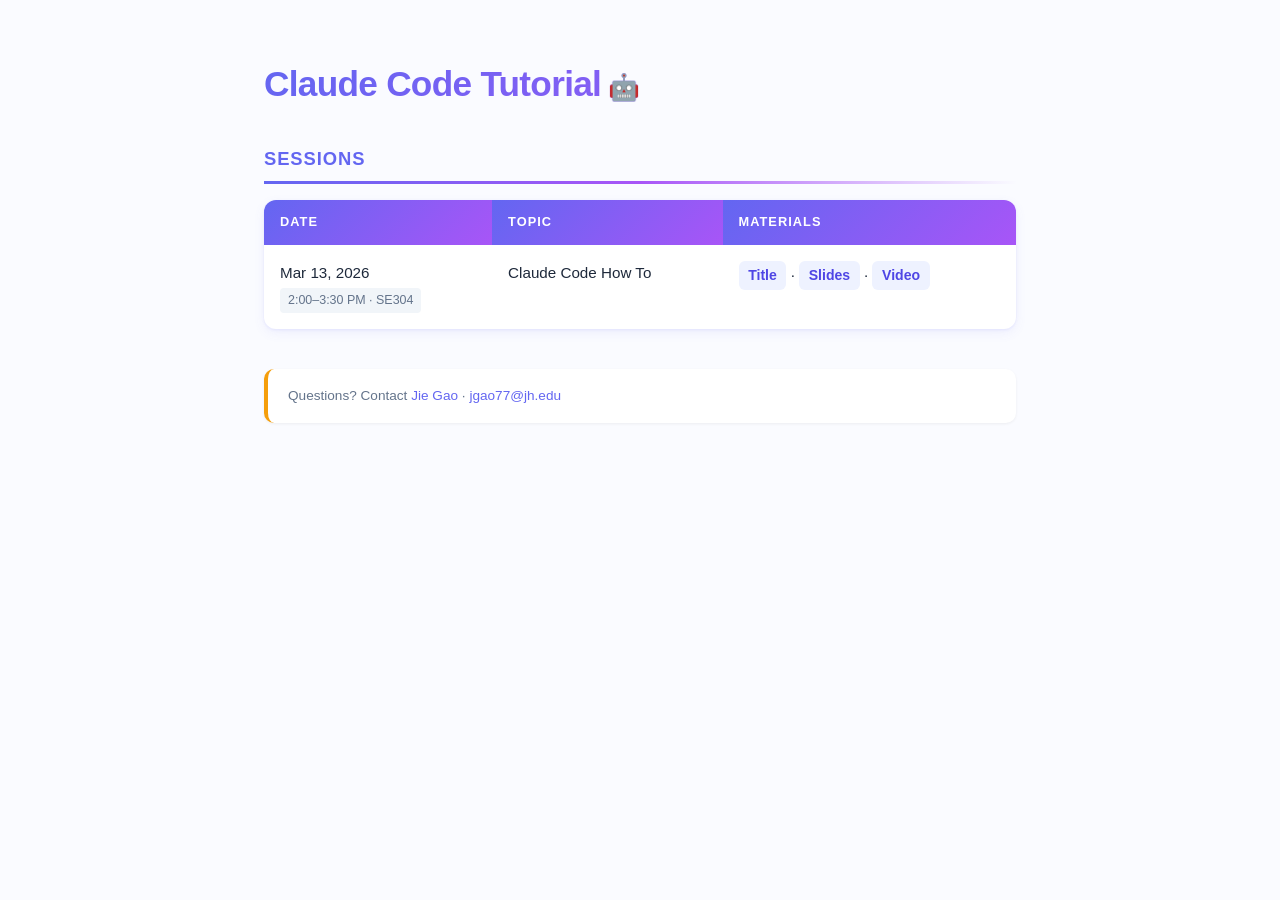
<file: index.html>
<!DOCTYPE html>
<html lang="en">
<head>
  <meta charset="UTF-8" />
  <meta name="viewport" content="width=device-width, initial-scale=1.0" />
  <title>Claude Code Tutorial</title>
  <link rel="stylesheet" href="style.css" />
</head>
<body>
  <main class="container">
    <h1>Claude Code Tutorial</h1>

    <h2>Sessions</h2>

    <table class="session-list">
      <thead>
        <tr>
          <th>Date</th>
          <th>Topic</th>
          <th>Materials</th>
        </tr>
      </thead>
      <tbody>
        <tr>
          <td>Mar 13, 2026<br><span class="meta">2:00–3:30 PM · SE304</span></td>
          <td>Claude Code How To</td>
          <td>
            <a href="#">Title</a> ·
            <a href="https://docs.google.com/presentation/d/1sKNGEJwk3KY4oUQbVbDXfdtdZsdJNdOauhg2lkzM6ww/edit?usp=sharing" target="_blank" rel="noopener">Slides</a> ·
            <a href="https://drive.google.com/drive/folders/1hD_gBnYJRdaB7vMfy2rJ_Ulgg8oHwI25?usp=sharing" target="_blank" rel="noopener">Video</a>
          </td>
        </tr>
        <!-- Add more sessions here:
        <tr>
          <td>Apr XX, 2026<br><span class="meta">Time · Location</span></td>
          <td>Session Title</td>
          <td>
            <a href="#">Title</a> ·
            <a href="#">Slides</a> ·
            <a href="#">Video</a>
          </td>
        </tr>
        -->
      </tbody>
    </table>

    <p class="contact">Questions? Contact <a href="https://gaojie058.github.io/" target="_blank" rel="noopener">Jie Gao</a> · <a href="mailto:jgao77@jh.edu">jgao77@jh.edu</a></p>
  </main>
</body>
</html>
</file>
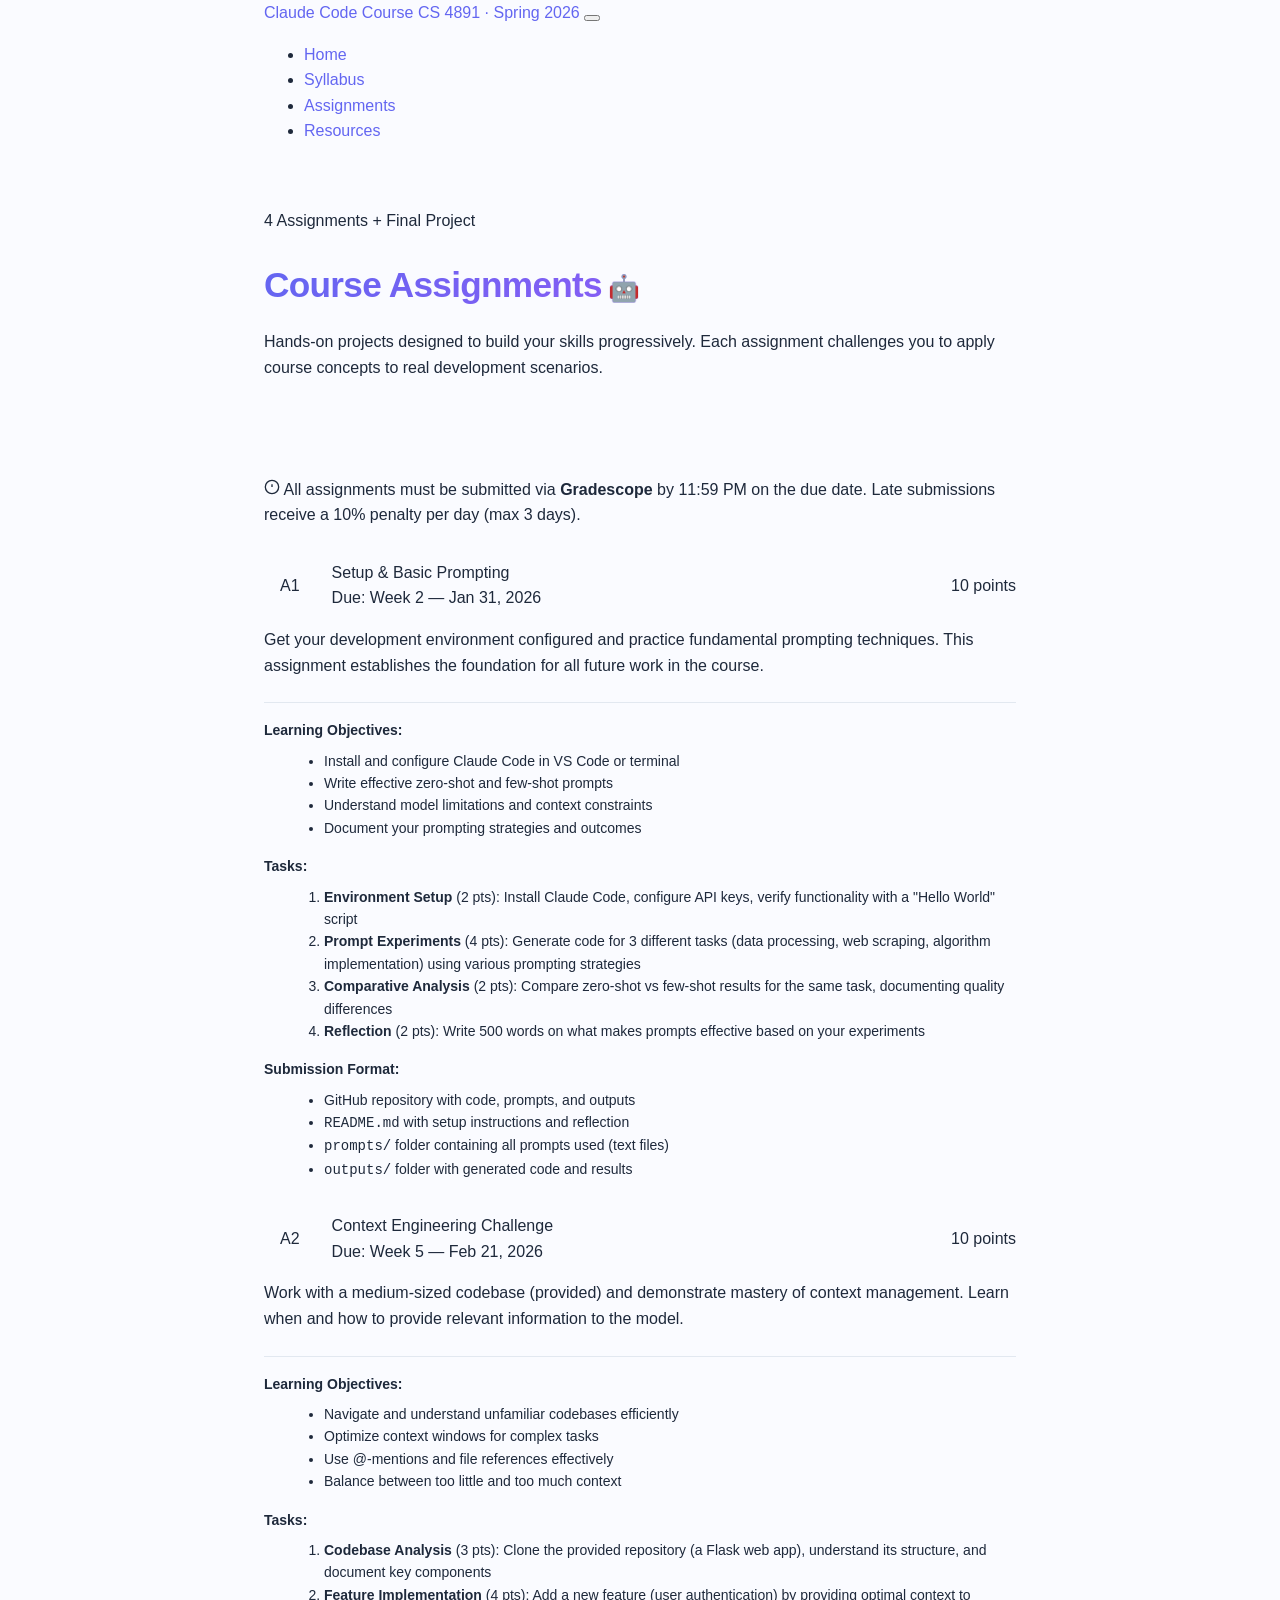
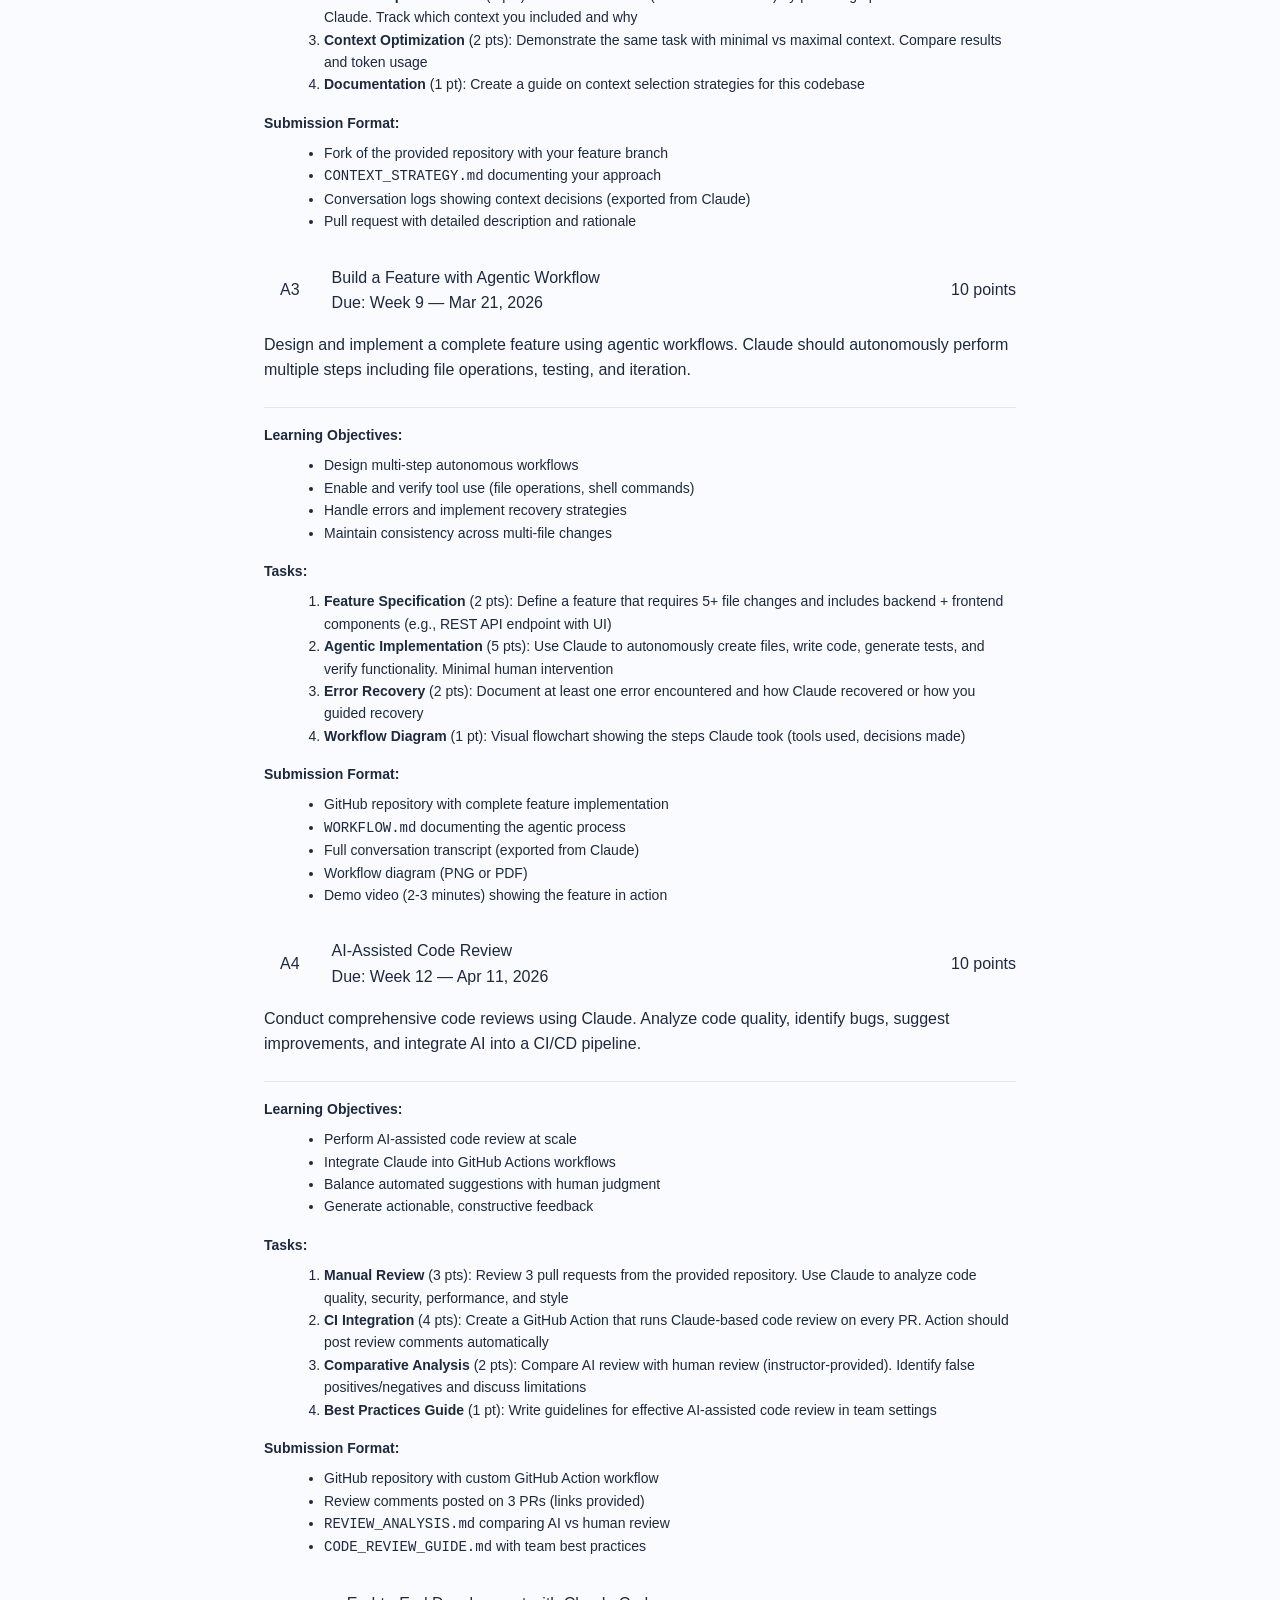
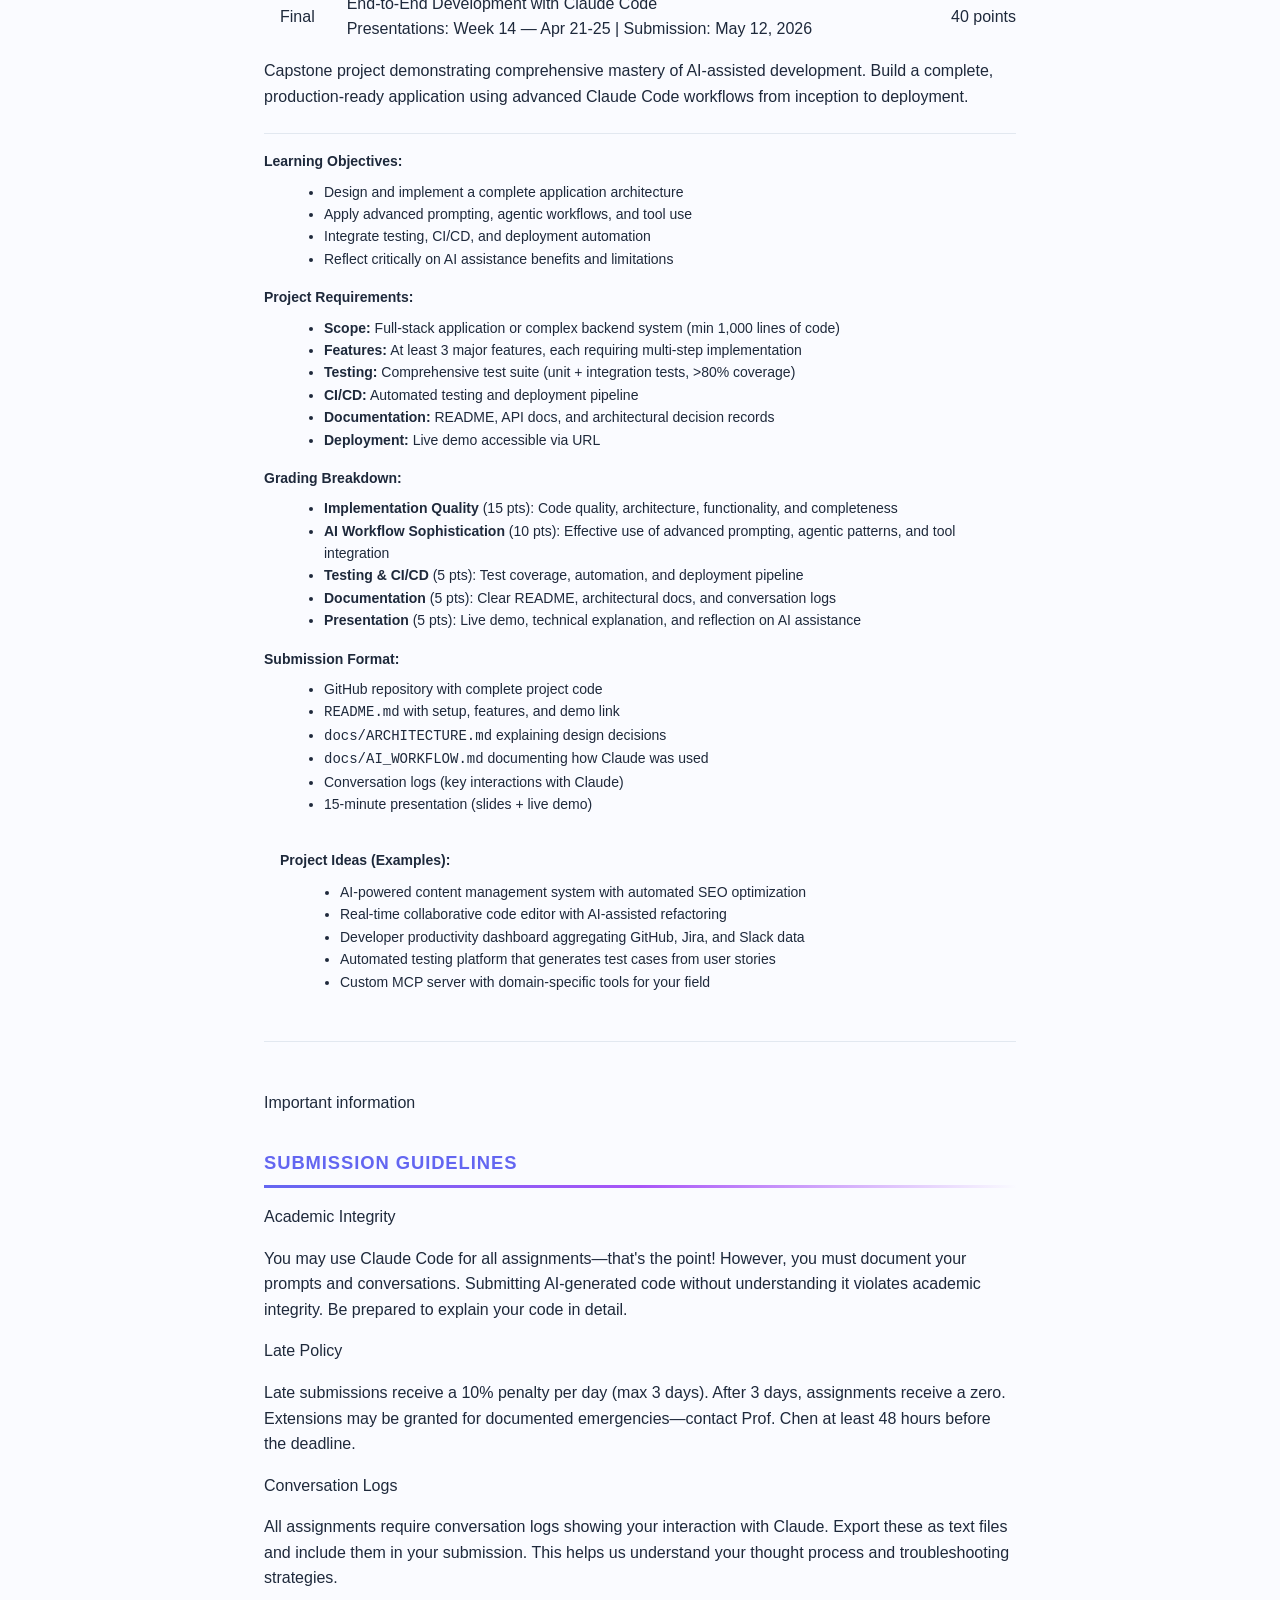
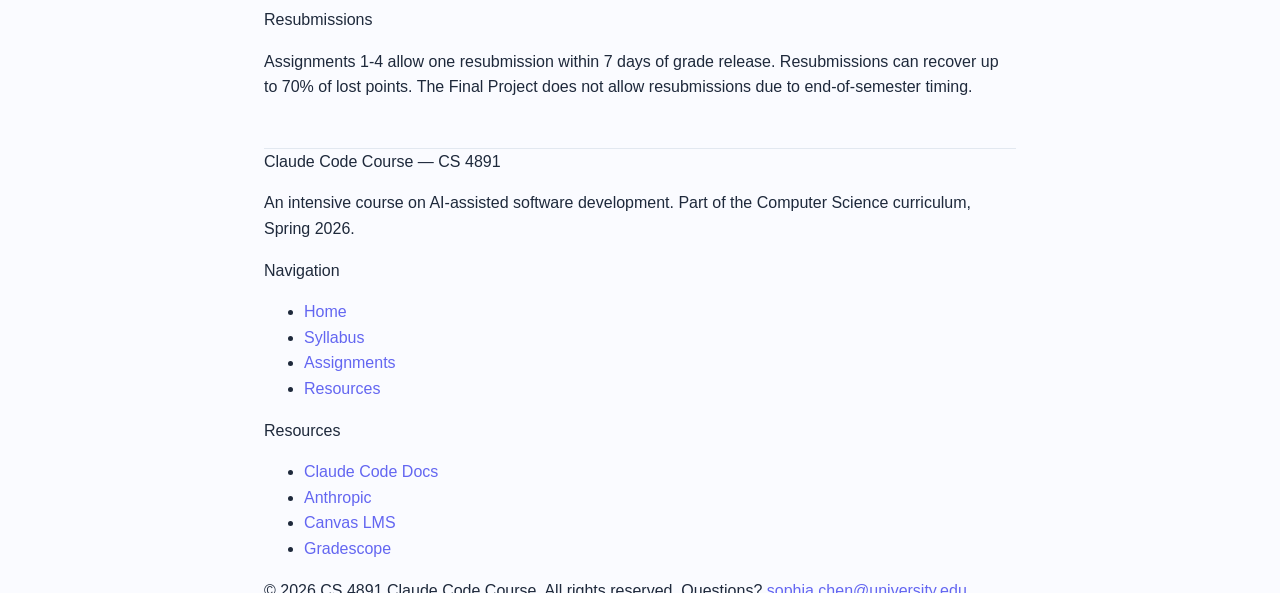
<file: assignments.html>
<!DOCTYPE html>
<html lang="en">
<head>
  <meta charset="UTF-8" />
  <meta name="viewport" content="width=device-width, initial-scale=1.0" />
  <title>Assignments — CS 4891 Claude Code Course</title>
  <meta name="description" content="Course assignments for CS 4891 covering prompt engineering, agentic workflows, and AI-assisted development projects." />
  <link rel="stylesheet" href="style.css" />
  <link rel="icon" href="data:image/svg+xml,<svg xmlns='http://www.w3.org/2000/svg' viewBox='0 0 100 100'><text y='.9em' font-size='90'>🎓</text></svg>" />
</head>
<body>

<!-- ── Navigation ──────────────────────────────────────── -->
<nav class="navbar" aria-label="Main navigation">
  <div class="navbar__inner">
    <a href="index.html" class="navbar__brand" aria-label="Course home">
      <span class="navbar__brand-title">Claude Code Course</span>
      <span class="navbar__brand-sub">CS 4891 · Spring 2026</span>
    </a>
    <button class="navbar__toggle" aria-label="Toggle navigation" onclick="document.querySelector('.navbar__nav').classList.toggle('open')">
      <span></span><span></span><span></span>
    </button>
    <ul class="navbar__nav" id="main-nav">
      <li><a href="index.html">Home</a></li>
      <li><a href="syllabus.html">Syllabus</a></li>
      <li><a href="assignments.html" class="active">Assignments</a></li>
      <li><a href="resources.html">Resources</a></li>
    </ul>
  </div>
</nav>

<!-- ── Hero ────────────────────────────────────────────── -->
<header class="hero" role="banner" style="padding:3rem 0;">
  <div class="hero__inner">
    <div>
      <div class="hero__badge">4 Assignments + Final Project</div>
      <h1>Course Assignments</h1>
      <p class="hero__subtitle">
        Hands-on projects designed to build your skills progressively. Each assignment challenges you to apply course concepts to real development scenarios.
      </p>
    </div>
  </div>
</header>

<!-- ── Main content ─────────────────────────────────────── -->
<main id="main-content">

  <section class="section container">
    <div class="alert alert--info" role="note">
      <svg width="16" height="16" viewBox="0 0 24 24" fill="none" stroke="currentColor" stroke-width="2" style="flex-shrink:0;margin-top:1px"><circle cx="12" cy="12" r="10"/><line x1="12" y1="8" x2="12" y2="12"/><line x1="12" y1="16" x2="12.01" y2="16"/></svg>
      <span>All assignments must be submitted via <strong>Gradescope</strong> by 11:59 PM on the due date. Late submissions receive a 10% penalty per day (max 3 days).</span>
    </div>

    <!-- Assignment 1 -->
    <div class="card" style="margin-top:2rem;">
      <div style="display:flex;align-items:center;justify-content:space-between;margin-bottom:1rem;">
        <div style="display:flex;align-items:center;gap:1rem;">
          <span class="tag tag--blue" style="font-size:1rem;padding:.5rem 1rem;">A1</span>
          <div>
            <div class="card__title">Setup & Basic Prompting</div>
            <div class="card__label">Due: Week 2 — Jan 31, 2026</div>
          </div>
        </div>
        <span class="tag tag--gray">10 points</span>
      </div>
      <p class="card__body" style="margin-bottom:1.5rem;">
        Get your development environment configured and practice fundamental prompting techniques. This assignment establishes the foundation for all future work in the course.
      </p>
      
      <div style="padding-top:1rem;border-top:1px solid var(--border);">
        <strong style="font-size:.875rem;color:var(--navy);display:block;margin-bottom:.5rem;">Learning Objectives:</strong>
        <ul style="margin:0 0 1rem 1.25rem;font-size:.875rem;line-height:1.6;">
          <li>Install and configure Claude Code in VS Code or terminal</li>
          <li>Write effective zero-shot and few-shot prompts</li>
          <li>Understand model limitations and context constraints</li>
          <li>Document your prompting strategies and outcomes</li>
        </ul>

        <strong style="font-size:.875rem;color:var(--navy);display:block;margin-bottom:.5rem;">Tasks:</strong>
        <ol style="margin:0 0 1rem 1.25rem;font-size:.875rem;line-height:1.6;">
          <li><strong>Environment Setup</strong> (2 pts): Install Claude Code, configure API keys, verify functionality with a "Hello World" script</li>
          <li><strong>Prompt Experiments</strong> (4 pts): Generate code for 3 different tasks (data processing, web scraping, algorithm implementation) using various prompting strategies</li>
          <li><strong>Comparative Analysis</strong> (2 pts): Compare zero-shot vs few-shot results for the same task, documenting quality differences</li>
          <li><strong>Reflection</strong> (2 pts): Write 500 words on what makes prompts effective based on your experiments</li>
        </ol>

        <strong style="font-size:.875rem;color:var(--navy);display:block;margin-bottom:.5rem;">Submission Format:</strong>
        <ul style="margin:0 0 0 1.25rem;font-size:.875rem;line-height:1.6;">
          <li>GitHub repository with code, prompts, and outputs</li>
          <li><code>README.md</code> with setup instructions and reflection</li>
          <li><code>prompts/</code> folder containing all prompts used (text files)</li>
          <li><code>outputs/</code> folder with generated code and results</li>
        </ul>
      </div>
    </div>

    <!-- Assignment 2 -->
    <div class="card" style="margin-top:2rem;">
      <div style="display:flex;align-items:center;justify-content:space-between;margin-bottom:1rem;">
        <div style="display:flex;align-items:center;gap:1rem;">
          <span class="tag tag--blue" style="font-size:1rem;padding:.5rem 1rem;">A2</span>
          <div>
            <div class="card__title">Context Engineering Challenge</div>
            <div class="card__label">Due: Week 5 — Feb 21, 2026</div>
          </div>
        </div>
        <span class="tag tag--gray">10 points</span>
      </div>
      <p class="card__body" style="margin-bottom:1.5rem;">
        Work with a medium-sized codebase (provided) and demonstrate mastery of context management. Learn when and how to provide relevant information to the model.
      </p>
      
      <div style="padding-top:1rem;border-top:1px solid var(--border);">
        <strong style="font-size:.875rem;color:var(--navy);display:block;margin-bottom:.5rem;">Learning Objectives:</strong>
        <ul style="margin:0 0 1rem 1.25rem;font-size:.875rem;line-height:1.6;">
          <li>Navigate and understand unfamiliar codebases efficiently</li>
          <li>Optimize context windows for complex tasks</li>
          <li>Use @-mentions and file references effectively</li>
          <li>Balance between too little and too much context</li>
        </ul>

        <strong style="font-size:.875rem;color:var(--navy);display:block;margin-bottom:.5rem;">Tasks:</strong>
        <ol style="margin:0 0 1rem 1.25rem;font-size:.875rem;line-height:1.6;">
          <li><strong>Codebase Analysis</strong> (3 pts): Clone the provided repository (a Flask web app), understand its structure, and document key components</li>
          <li><strong>Feature Implementation</strong> (4 pts): Add a new feature (user authentication) by providing optimal context to Claude. Track which context you included and why</li>
          <li><strong>Context Optimization</strong> (2 pts): Demonstrate the same task with minimal vs maximal context. Compare results and token usage</li>
          <li><strong>Documentation</strong> (1 pt): Create a guide on context selection strategies for this codebase</li>
        </ol>

        <strong style="font-size:.875rem;color:var(--navy);display:block;margin-bottom:.5rem;">Submission Format:</strong>
        <ul style="margin:0 0 0 1.25rem;font-size:.875rem;line-height:1.6;">
          <li>Fork of the provided repository with your feature branch</li>
          <li><code>CONTEXT_STRATEGY.md</code> documenting your approach</li>
          <li>Conversation logs showing context decisions (exported from Claude)</li>
          <li>Pull request with detailed description and rationale</li>
        </ul>
      </div>
    </div>

    <!-- Assignment 3 -->
    <div class="card" style="margin-top:2rem;">
      <div style="display:flex;align-items:center;justify-content:space-between;margin-bottom:1rem;">
        <div style="display:flex;align-items:center;gap:1rem;">
          <span class="tag tag--blue" style="font-size:1rem;padding:.5rem 1rem;">A3</span>
          <div>
            <div class="card__title">Build a Feature with Agentic Workflow</div>
            <div class="card__label">Due: Week 9 — Mar 21, 2026</div>
          </div>
        </div>
        <span class="tag tag--gray">10 points</span>
      </div>
      <p class="card__body" style="margin-bottom:1.5rem;">
        Design and implement a complete feature using agentic workflows. Claude should autonomously perform multiple steps including file operations, testing, and iteration.
      </p>
      
      <div style="padding-top:1rem;border-top:1px solid var(--border);">
        <strong style="font-size:.875rem;color:var(--navy);display:block;margin-bottom:.5rem;">Learning Objectives:</strong>
        <ul style="margin:0 0 1rem 1.25rem;font-size:.875rem;line-height:1.6;">
          <li>Design multi-step autonomous workflows</li>
          <li>Enable and verify tool use (file operations, shell commands)</li>
          <li>Handle errors and implement recovery strategies</li>
          <li>Maintain consistency across multi-file changes</li>
        </ul>

        <strong style="font-size:.875rem;color:var(--navy);display:block;margin-bottom:.5rem;">Tasks:</strong>
        <ol style="margin:0 0 1rem 1.25rem;font-size:.875rem;line-height:1.6;">
          <li><strong>Feature Specification</strong> (2 pts): Define a feature that requires 5+ file changes and includes backend + frontend components (e.g., REST API endpoint with UI)</li>
          <li><strong>Agentic Implementation</strong> (5 pts): Use Claude to autonomously create files, write code, generate tests, and verify functionality. Minimal human intervention</li>
          <li><strong>Error Recovery</strong> (2 pts): Document at least one error encountered and how Claude recovered or how you guided recovery</li>
          <li><strong>Workflow Diagram</strong> (1 pt): Visual flowchart showing the steps Claude took (tools used, decisions made)</li>
        </ol>

        <strong style="font-size:.875rem;color:val(--navy);display:block;margin-bottom:.5rem;">Submission Format:</strong>
        <ul style="margin:0 0 0 1.25rem;font-size:.875rem;line-height:1.6;">
          <li>GitHub repository with complete feature implementation</li>
          <li><code>WORKFLOW.md</code> documenting the agentic process</li>
          <li>Full conversation transcript (exported from Claude)</li>
          <li>Workflow diagram (PNG or PDF)</li>
          <li>Demo video (2-3 minutes) showing the feature in action</li>
        </ul>
      </div>
    </div>

    <!-- Assignment 4 -->
    <div class="card" style="margin-top:2rem;">
      <div style="display:flex;align-items:center;justify-content:space-between;margin-bottom:1rem;">
        <div style="display:flex;align-items:center;gap:1rem;">
          <span class="tag tag--blue" style="font-size:1rem;padding:.5rem 1rem;">A4</span>
          <div>
            <div class="card__title">AI-Assisted Code Review</div>
            <div class="card__label">Due: Week 12 — Apr 11, 2026</div>
          </div>
        </div>
        <span class="tag tag--gray">10 points</span>
      </div>
      <p class="card__body" style="margin-bottom:1.5rem;">
        Conduct comprehensive code reviews using Claude. Analyze code quality, identify bugs, suggest improvements, and integrate AI into a CI/CD pipeline.
      </p>
      
      <div style="padding-top:1rem;border-top:1px solid var(--border);">
        <strong style="font-size:.875rem;color:var(--navy);display:block;margin-bottom:.5rem;">Learning Objectives:</strong>
        <ul style="margin:0 0 1rem 1.25rem;font-size:.875rem;line-height:1.6;">
          <li>Perform AI-assisted code review at scale</li>
          <li>Integrate Claude into GitHub Actions workflows</li>
          <li>Balance automated suggestions with human judgment</li>
          <li>Generate actionable, constructive feedback</li>
        </ul>

        <strong style="font-size:.875rem;color:var(--navy);display:block;margin-bottom:.5rem;">Tasks:</strong>
        <ol style="margin:0 0 1rem 1.25rem;font-size:.875rem;line-height:1.6;">
          <li><strong>Manual Review</strong> (3 pts): Review 3 pull requests from the provided repository. Use Claude to analyze code quality, security, performance, and style</li>
          <li><strong>CI Integration</strong> (4 pts): Create a GitHub Action that runs Claude-based code review on every PR. Action should post review comments automatically</li>
          <li><strong>Comparative Analysis</strong> (2 pts): Compare AI review with human review (instructor-provided). Identify false positives/negatives and discuss limitations</li>
          <li><strong>Best Practices Guide</strong> (1 pt): Write guidelines for effective AI-assisted code review in team settings</li>
        </ol>

        <strong style="font-size:.875rem;color:var(--navy);display:block;margin-bottom:.5rem;">Submission Format:</strong>
        <ul style="margin:0 0 0 1.25rem;font-size:.875rem;line-height:1.6;">
          <li>GitHub repository with custom GitHub Action workflow</li>
          <li>Review comments posted on 3 PRs (links provided)</li>
          <li><code>REVIEW_ANALYSIS.md</code> comparing AI vs human review</li>
          <li><code>CODE_REVIEW_GUIDE.md</code> with team best practices</li>
        </ul>
      </div>
    </div>

    <!-- Final Project -->
    <div class="card" style="margin-top:2rem;border:2px solid var(--gold);">
      <div style="display:flex;align-items:center;justify-content:space-between;margin-bottom:1rem;">
        <div style="display:flex;align-items:center;gap:1rem;">
          <span class="tag tag--gold" style="font-size:1rem;padding:.5rem 1rem;">Final</span>
          <div>
            <div class="card__title">End-to-End Development with Claude Code</div>
            <div class="card__label">Presentations: Week 14 — Apr 21-25 | Submission: May 12, 2026</div>
          </div>
        </div>
        <span class="tag tag--gold">40 points</span>
      </div>
      <p class="card__body" style="margin-bottom:1.5rem;">
        Capstone project demonstrating comprehensive mastery of AI-assisted development. Build a complete, production-ready application using advanced Claude Code workflows from inception to deployment.
      </p>
      
      <div style="padding-top:1rem;border-top:1px solid var(--border);">
        <strong style="font-size:.875rem;color:var(--navy);display:block;margin-bottom:.5rem;">Learning Objectives:</strong>
        <ul style="margin:0 0 1rem 1.25rem;font-size:.875rem;line-height:1.6;">
          <li>Design and implement a complete application architecture</li>
          <li>Apply advanced prompting, agentic workflows, and tool use</li>
          <li>Integrate testing, CI/CD, and deployment automation</li>
          <li>Reflect critically on AI assistance benefits and limitations</li>
        </ul>

        <strong style="font-size:.875rem;color:var(--navy);display:block;margin-bottom:.5rem;">Project Requirements:</strong>
        <ul style="margin:0 0 1rem 1.25rem;font-size:.875rem;line-height:1.6;">
          <li><strong>Scope:</strong> Full-stack application or complex backend system (min 1,000 lines of code)</li>
          <li><strong>Features:</strong> At least 3 major features, each requiring multi-step implementation</li>
          <li><strong>Testing:</strong> Comprehensive test suite (unit + integration tests, &gt;80% coverage)</li>
          <li><strong>CI/CD:</strong> Automated testing and deployment pipeline</li>
          <li><strong>Documentation:</strong> README, API docs, and architectural decision records</li>
          <li><strong>Deployment:</strong> Live demo accessible via URL</li>
        </ul>

        <strong style="font-size:.875rem;color:var(--navy);display:block;margin-bottom:.5rem;">Grading Breakdown:</strong>
        <ul style="margin:0 0 1rem 1.25rem;font-size:.875rem;line-height:1.6;">
          <li><strong>Implementation Quality</strong> (15 pts): Code quality, architecture, functionality, and completeness</li>
          <li><strong>AI Workflow Sophistication</strong> (10 pts): Effective use of advanced prompting, agentic patterns, and tool integration</li>
          <li><strong>Testing & CI/CD</strong> (5 pts): Test coverage, automation, and deployment pipeline</li>
          <li><strong>Documentation</strong> (5 pts): Clear README, architectural docs, and conversation logs</li>
          <li><strong>Presentation</strong> (5 pts): Live demo, technical explanation, and reflection on AI assistance</li>
        </ul>

        <strong style="font-size:.875rem;color:var(--navy);display:block;margin-bottom:.5rem;">Submission Format:</strong>
        <ul style="margin:0 0 0 1.25rem;font-size:.875rem;line-height:1.6;">
          <li>GitHub repository with complete project code</li>
          <li><code>README.md</code> with setup, features, and demo link</li>
          <li><code>docs/ARCHITECTURE.md</code> explaining design decisions</li>
          <li><code>docs/AI_WORKFLOW.md</code> documenting how Claude was used</li>
          <li>Conversation logs (key interactions with Claude)</li>
          <li>15-minute presentation (slides + live demo)</li>
        </ul>

        <div style="margin-top:1rem;padding:1rem;background:var(--bg);border-radius:var(--radius-md);border-left:3px solid var(--gold);">
          <strong style="font-size:.875rem;color:var(--gold);">Project Ideas (Examples):</strong>
          <ul style="margin:.5rem 0 0 1.25rem;font-size:.875rem;line-height:1.6;">
            <li>AI-powered content management system with automated SEO optimization</li>
            <li>Real-time collaborative code editor with AI-assisted refactoring</li>
            <li>Developer productivity dashboard aggregating GitHub, Jira, and Slack data</li>
            <li>Automated testing platform that generates test cases from user stories</li>
            <li>Custom MCP server with domain-specific tools for your field</li>
          </ul>
        </div>
      </div>
    </div>

  </section>

  <!-- Submission Guidelines -->
  <section class="section" style="background:var(--white);border-top:1px solid var(--border);border-bottom:1px solid var(--border);">
    <div class="container">
      <div class="section-header">
        <p class="section-header__eyebrow">Important information</p>
        <h2>Submission Guidelines</h2>
        <div class="divider"></div>
      </div>
      <div class="grid-2" style="gap:1.5rem;">
        <div class="card">
          <div class="card__title">Academic Integrity</div>
          <p class="card__body">
            You may use Claude Code for all assignments—that's the point! However, you must document your prompts and conversations. Submitting AI-generated code without understanding it violates academic integrity. Be prepared to explain your code in detail.
          </p>
        </div>
        <div class="card">
          <div class="card__title">Late Policy</div>
          <p class="card__body">
            Late submissions receive a 10% penalty per day (max 3 days). After 3 days, assignments receive a zero. Extensions may be granted for documented emergencies—contact Prof. Chen at least 48 hours before the deadline.
          </p>
        </div>
        <div class="card">
          <div class="card__title">Conversation Logs</div>
          <p class="card__body">
            All assignments require conversation logs showing your interaction with Claude. Export these as text files and include them in your submission. This helps us understand your thought process and troubleshooting strategies.
          </p>
        </div>
        <div class="card">
          <div class="card__title">Resubmissions</div>
          <p class="card__body">
            Assignments 1-4 allow one resubmission within 7 days of grade release. Resubmissions can recover up to 70% of lost points. The Final Project does not allow resubmissions due to end-of-semester timing.
          </p>
        </div>
      </div>
    </div>
  </section>

</main>

<!-- ── Footer ───────────────────────────────────────────── -->
<footer class="footer" aria-label="Site footer">
  <div class="footer__inner">
    <div class="footer__grid">
      <div>
        <div class="footer__brand">Claude Code Course — CS 4891</div>
        <p class="footer__tagline">An intensive course on AI-assisted software development. Part of the Computer Science curriculum, Spring 2026.</p>
      </div>
      <div>
        <div class="footer__heading">Navigation</div>
        <ul class="footer__links">
          <li><a href="index.html">Home</a></li>
          <li><a href="syllabus.html">Syllabus</a></li>
          <li><a href="assignments.html">Assignments</a></li>
          <li><a href="resources.html">Resources</a></li>
        </ul>
      </div>
      <div>
        <div class="footer__heading">Resources</div>
        <ul class="footer__links">
          <li><a href="https://docs.anthropic.com/en/docs/claude-code/overview" target="_blank" rel="noopener">Claude Code Docs</a></li>
          <li><a href="https://www.anthropic.com" target="_blank" rel="noopener">Anthropic</a></li>
          <li><a href="#" target="_blank" rel="noopener">Canvas LMS</a></li>
          <li><a href="#" target="_blank" rel="noopener">Gradescope</a></li>
        </ul>
      </div>
    </div>
    <div class="footer__bottom">
      <span>© 2026 CS 4891 Claude Code Course. All rights reserved.</span>
      <span>Questions? <a href="mailto:sophia.chen@university.edu">sophia.chen@university.edu</a></span>
    </div>
  </div>
</footer>

</body>
</html>
</file>
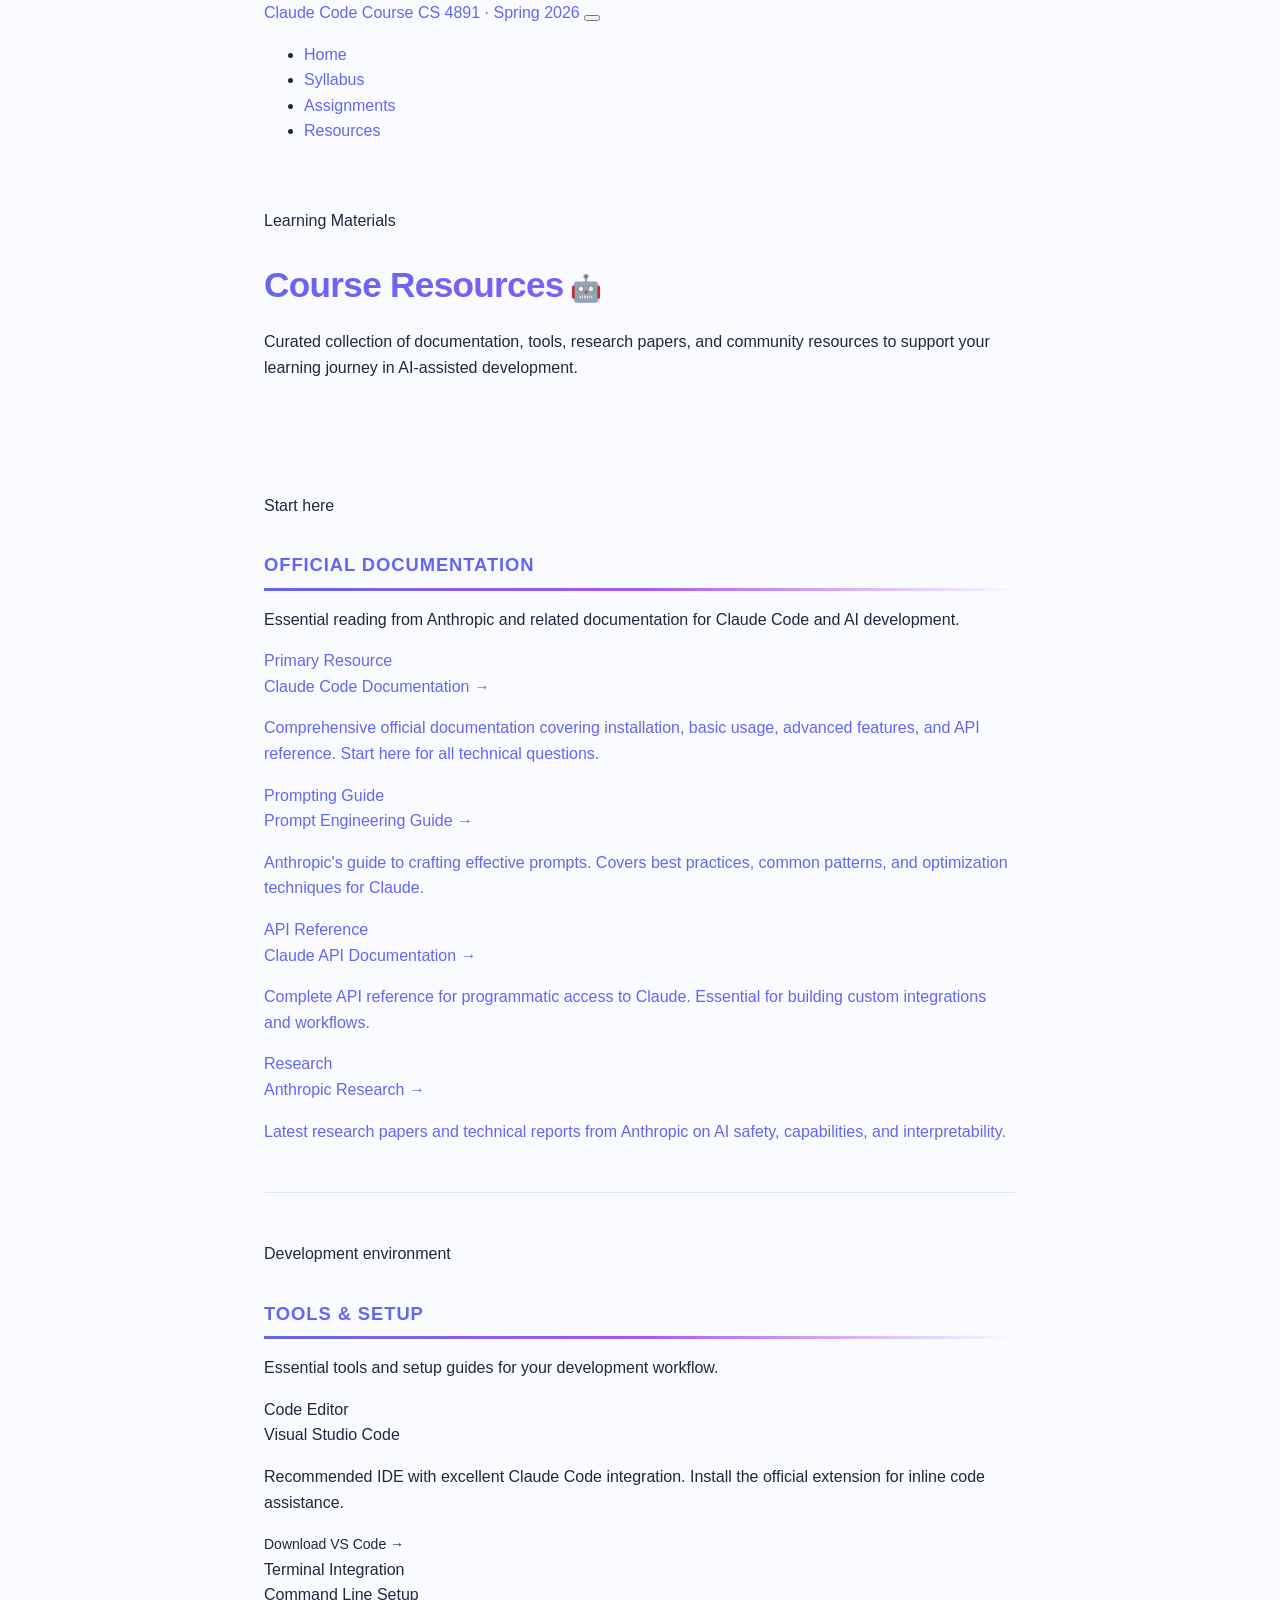
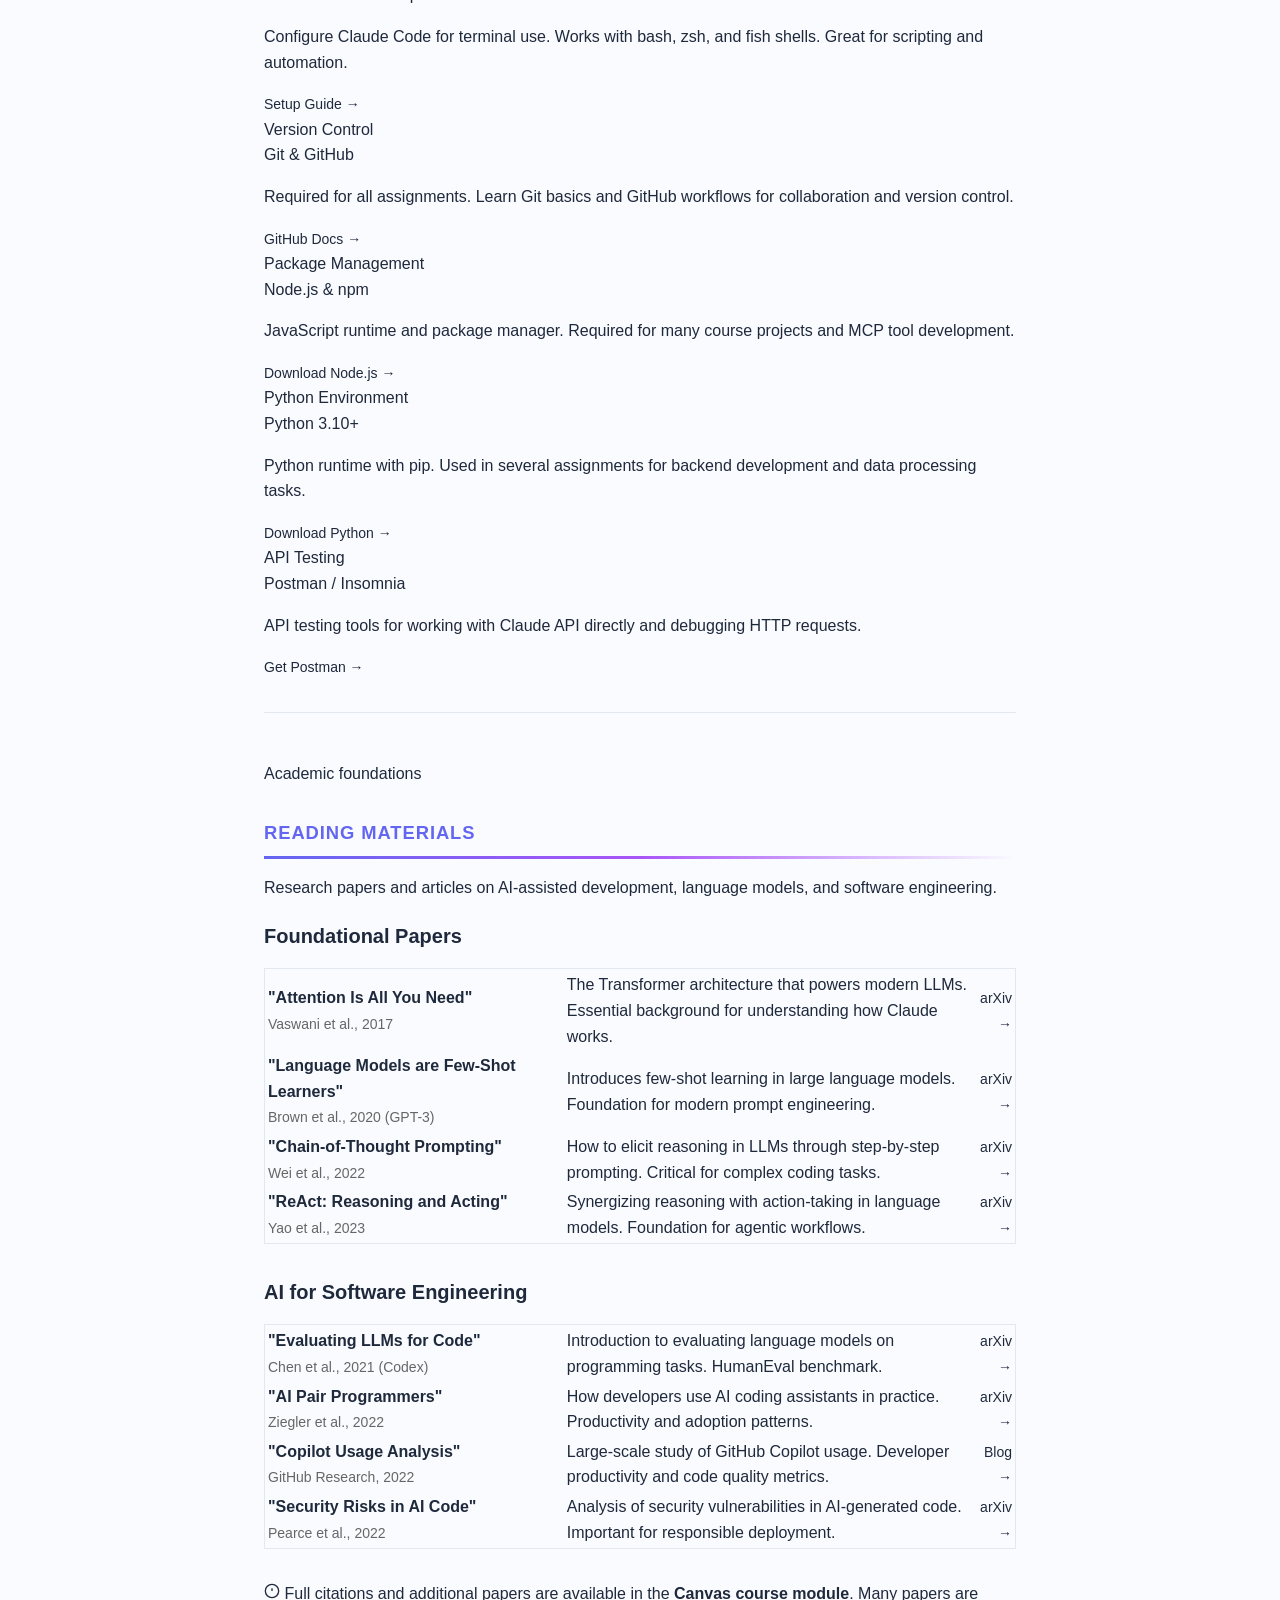
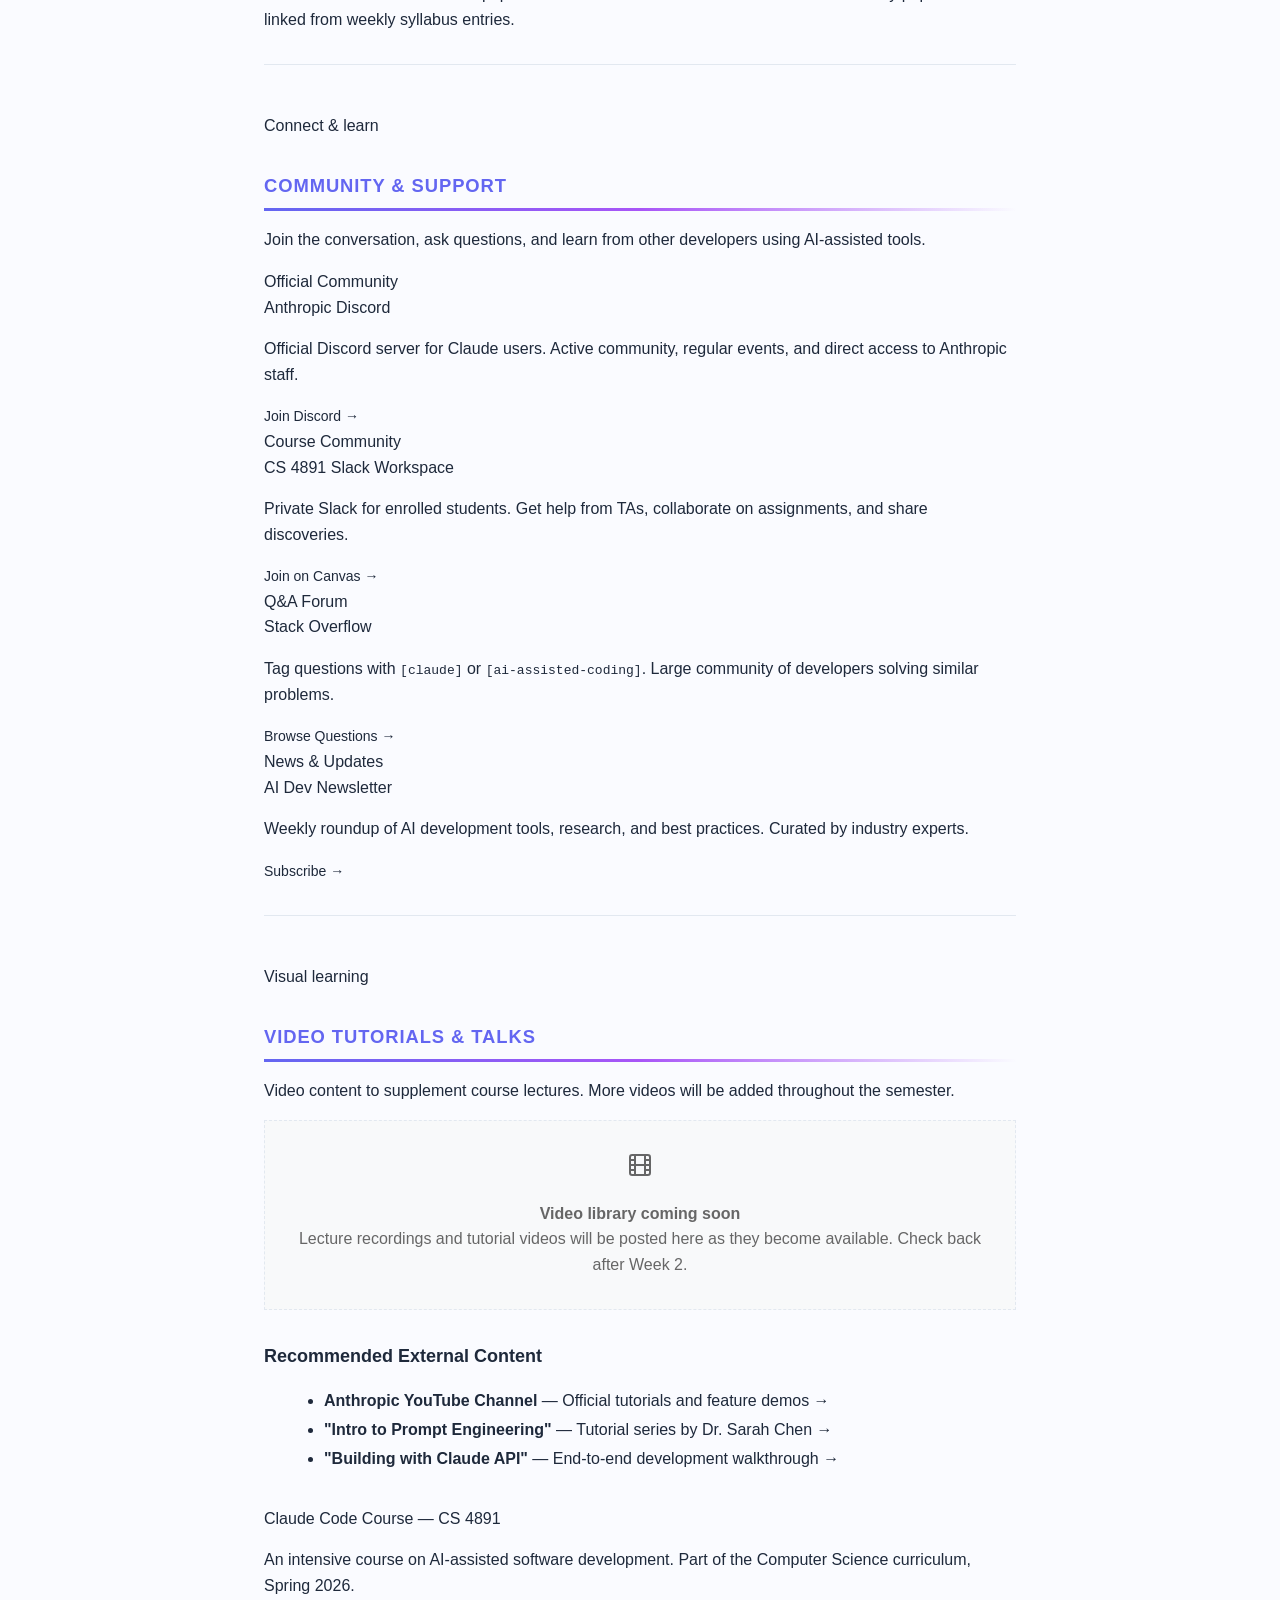
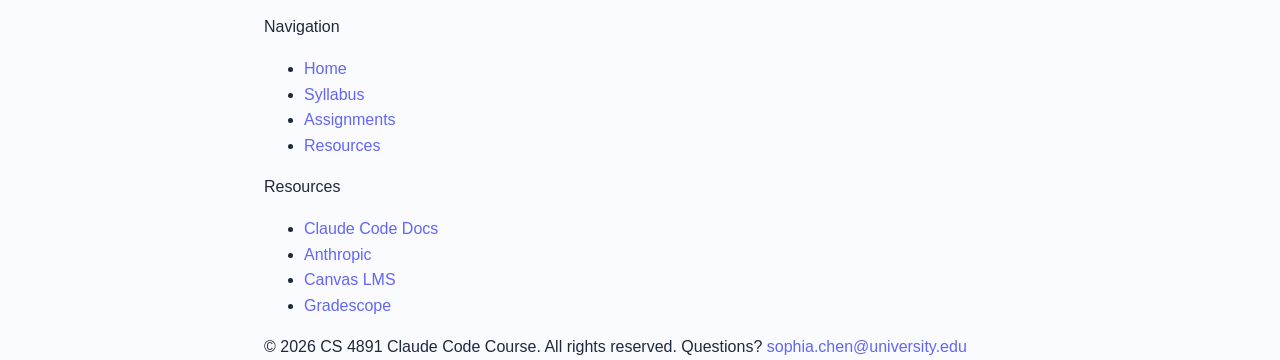
<file: resources.html>
<!DOCTYPE html>
<html lang="en">
<head>
  <meta charset="UTF-8" />
  <meta name="viewport" content="width=device-width, initial-scale=1.0" />
  <title>Resources — CS 4891 Claude Code Course</title>
  <meta name="description" content="Curated resources for CS 4891 including documentation, tools, reading materials, and community links." />
  <link rel="stylesheet" href="style.css" />
  <link rel="icon" href="data:image/svg+xml,<svg xmlns='http://www.w3.org/2000/svg' viewBox='0 0 100 100'><text y='.9em' font-size='90'>🎓</text></svg>" />
</head>
<body>

<!-- ── Navigation ──────────────────────────────────────── -->
<nav class="navbar" aria-label="Main navigation">
  <div class="navbar__inner">
    <a href="index.html" class="navbar__brand" aria-label="Course home">
      <span class="navbar__brand-title">Claude Code Course</span>
      <span class="navbar__brand-sub">CS 4891 · Spring 2026</span>
    </a>
    <button class="navbar__toggle" aria-label="Toggle navigation" onclick="document.querySelector('.navbar__nav').classList.toggle('open')">
      <span></span><span></span><span></span>
    </button>
    <ul class="navbar__nav" id="main-nav">
      <li><a href="index.html">Home</a></li>
      <li><a href="syllabus.html">Syllabus</a></li>
      <li><a href="assignments.html">Assignments</a></li>
      <li><a href="resources.html" class="active">Resources</a></li>
    </ul>
  </div>
</nav>

<!-- ── Hero ────────────────────────────────────────────── -->
<header class="hero" role="banner" style="padding:3rem 0;">
  <div class="hero__inner">
    <div>
      <div class="hero__badge">Learning Materials</div>
      <h1>Course Resources</h1>
      <p class="hero__subtitle">
        Curated collection of documentation, tools, research papers, and community resources to support your learning journey in AI-assisted development.
      </p>
    </div>
  </div>
</header>

<!-- ── Main content ─────────────────────────────────────── -->
<main id="main-content">

  <!-- Official Documentation -->
  <section class="section container">
    <div class="section-header">
      <p class="section-header__eyebrow">Start here</p>
      <h2>Official Documentation</h2>
      <div class="divider"></div>
      <p>Essential reading from Anthropic and related documentation for Claude Code and AI development.</p>
    </div>
    <div class="grid-2" style="gap:1.5rem;">
      <a href="https://docs.anthropic.com/en/docs/claude-code/overview" target="_blank" rel="noopener" class="card card--link">
        <div class="card__label">Primary Resource</div>
        <div class="card__title">Claude Code Documentation →</div>
        <p class="card__body">
          Comprehensive official documentation covering installation, basic usage, advanced features, and API reference. Start here for all technical questions.
        </p>
      </a>
      <a href="https://docs.anthropic.com/en/docs/prompt-engineering" target="_blank" rel="noopener" class="card card--link">
        <div class="card__label">Prompting Guide</div>
        <div class="card__title">Prompt Engineering Guide →</div>
        <p class="card__body">
          Anthropic's guide to crafting effective prompts. Covers best practices, common patterns, and optimization techniques for Claude.
        </p>
      </a>
      <a href="https://docs.anthropic.com/en/api/getting-started" target="_blank" rel="noopener" class="card card--link">
        <div class="card__label">API Reference</div>
        <div class="card__title">Claude API Documentation →</div>
        <p class="card__body">
          Complete API reference for programmatic access to Claude. Essential for building custom integrations and workflows.
        </p>
      </a>
      <a href="https://www.anthropic.com/research" target="_blank" rel="noopener" class="card card--link">
        <div class="card__label">Research</div>
        <div class="card__title">Anthropic Research →</div>
        <p class="card__body">
          Latest research papers and technical reports from Anthropic on AI safety, capabilities, and interpretability.
        </p>
      </a>
    </div>
  </section>

  <!-- Tools & Setup -->
  <section class="section" style="background:var(--white);border-top:1px solid var(--border);border-bottom:1px solid var(--border);">
    <div class="container">
      <div class="section-header">
        <p class="section-header__eyebrow">Development environment</p>
        <h2>Tools & Setup</h2>
        <div class="divider"></div>
        <p>Essential tools and setup guides for your development workflow.</p>
      </div>
      <div class="grid-3">
        <div class="card">
          <div class="card__label">Code Editor</div>
          <div class="card__title">Visual Studio Code</div>
          <p class="card__body" style="margin-bottom:1rem;">
            Recommended IDE with excellent Claude Code integration. Install the official extension for inline code assistance.
          </p>
          <a href="https://code.visualstudio.com/" target="_blank" rel="noopener" style="color:var(--navy);font-size:.875rem;font-weight:500;">Download VS Code →</a>
        </div>
        <div class="card">
          <div class="card__label">Terminal Integration</div>
          <div class="card__title">Command Line Setup</div>
          <p class="card__body" style="margin-bottom:1rem;">
            Configure Claude Code for terminal use. Works with bash, zsh, and fish shells. Great for scripting and automation.
          </p>
          <a href="https://docs.anthropic.com/en/docs/claude-code/terminal" target="_blank" rel="noopener" style="color:var(--navy);font-size:.875rem;font-weight:500;">Setup Guide →</a>
        </div>
        <div class="card">
          <div class="card__label">Version Control</div>
          <div class="card__title">Git & GitHub</div>
          <p class="card__body" style="margin-bottom:1rem;">
            Required for all assignments. Learn Git basics and GitHub workflows for collaboration and version control.
          </p>
          <a href="https://docs.github.com/en/get-started" target="_blank" rel="noopener" style="color:var(--navy);font-size:.875rem;font-weight:500;">GitHub Docs →</a>
        </div>
        <div class="card">
          <div class="card__label">Package Management</div>
          <div class="card__title">Node.js & npm</div>
          <p class="card__body" style="margin-bottom:1rem;">
            JavaScript runtime and package manager. Required for many course projects and MCP tool development.
          </p>
          <a href="https://nodejs.org/" target="_blank" rel="noopener" style="color:var(--navy);font-size:.875rem;font-weight:500;">Download Node.js →</a>
        </div>
        <div class="card">
          <div class="card__label">Python Environment</div>
          <div class="card__title">Python 3.10+</div>
          <p class="card__body" style="margin-bottom:1rem;">
            Python runtime with pip. Used in several assignments for backend development and data processing tasks.
          </p>
          <a href="https://www.python.org/downloads/" target="_blank" rel="noopener" style="color:var(--navy);font-size:.875rem;font-weight:500;">Download Python →</a>
        </div>
        <div class="card">
          <div class="card__label">API Testing</div>
          <div class="card__title">Postman / Insomnia</div>
          <p class="card__body" style="margin-bottom:1rem;">
            API testing tools for working with Claude API directly and debugging HTTP requests.
          </p>
          <a href="https://www.postman.com/" target="_blank" rel="noopener" style="color:var(--navy);font-size:.875rem;font-weight:500;">Get Postman →</a>
        </div>
      </div>
    </div>
  </section>

  <!-- Reading Materials -->
  <section class="section container">
    <div class="section-header">
      <p class="section-header__eyebrow">Academic foundations</p>
      <h2>Reading Materials</h2>
      <div class="divider"></div>
      <p>Research papers and articles on AI-assisted development, language models, and software engineering.</p>
    </div>

    <div style="margin-bottom:2rem;">
      <h3 style="font-size:1.25rem;font-weight:600;color:var(--navy);margin-bottom:1rem;">Foundational Papers</h3>
      <div style="border-radius:var(--radius-lg);overflow:hidden;box-shadow:var(--shadow-sm);border:1px solid var(--border);">
        <table class="schedule-table" aria-label="Foundational research papers">
          <tbody>
            <tr>
              <td style="width:40%"><strong>"Attention Is All You Need"</strong><br/><span style="font-size:.875rem;color:#666;">Vaswani et al., 2017</span></td>
              <td>The Transformer architecture that powers modern LLMs. Essential background for understanding how Claude works.</td>
              <td style="text-align:right;"><a href="https://arxiv.org/abs/1706.03762" target="_blank" rel="noopener" style="color:var(--navy);font-size:.875rem;">arXiv →</a></td>
            </tr>
            <tr>
              <td><strong>"Language Models are Few-Shot Learners"</strong><br/><span style="font-size:.875rem;color:#666;">Brown et al., 2020 (GPT-3)</span></td>
              <td>Introduces few-shot learning in large language models. Foundation for modern prompt engineering.</td>
              <td style="text-align:right;"><a href="https://arxiv.org/abs/2005.14165" target="_blank" rel="noopener" style="color:var(--navy);font-size:.875rem;">arXiv →</a></td>
            </tr>
            <tr>
              <td><strong>"Chain-of-Thought Prompting"</strong><br/><span style="font-size:.875rem;color:#666;">Wei et al., 2022</span></td>
              <td>How to elicit reasoning in LLMs through step-by-step prompting. Critical for complex coding tasks.</td>
              <td style="text-align:right;"><a href="https://arxiv.org/abs/2201.11903" target="_blank" rel="noopener" style="color:var(--navy);font-size:.875rem;">arXiv →</a></td>
            </tr>
            <tr>
              <td><strong>"ReAct: Reasoning and Acting"</strong><br/><span style="font-size:.875rem;color:#666;">Yao et al., 2023</span></td>
              <td>Synergizing reasoning with action-taking in language models. Foundation for agentic workflows.</td>
              <td style="text-align:right;"><a href="https://arxiv.org/abs/2210.03629" target="_blank" rel="noopener" style="color:var(--navy);font-size:.875rem;">arXiv →</a></td>
            </tr>
          </tbody>
        </table>
      </div>
    </div>

    <div style="margin-bottom:2rem;">
      <h3 style="font-size:1.25rem;font-weight:600;color:var(--navy);margin-bottom:1rem;">AI for Software Engineering</h3>
      <div style="border-radius:var(--radius-lg);overflow:hidden;box-shadow:var(--shadow-sm);border:1px solid var(--border);">
        <table class="schedule-table" aria-label="AI in software engineering papers">
          <tbody>
            <tr>
              <td style="width:40%"><strong>"Evaluating LLMs for Code"</strong><br/><span style="font-size:.875rem;color:#666;">Chen et al., 2021 (Codex)</span></td>
              <td>Introduction to evaluating language models on programming tasks. HumanEval benchmark.</td>
              <td style="text-align:right;"><a href="https://arxiv.org/abs/2107.03374" target="_blank" rel="noopener" style="color:var(--navy);font-size:.875rem;">arXiv →</a></td>
            </tr>
            <tr>
              <td><strong>"AI Pair Programmers"</strong><br/><span style="font-size:.875rem;color:#666;">Ziegler et al., 2022</span></td>
              <td>How developers use AI coding assistants in practice. Productivity and adoption patterns.</td>
              <td style="text-align:right;"><a href="https://arxiv.org/abs/2203.13474" target="_blank" rel="noopener" style="color:var(--navy);font-size:.875rem;">arXiv →</a></td>
            </tr>
            <tr>
              <td><strong>"Copilot Usage Analysis"</strong><br/><span style="font-size:.875rem;color:#666;">GitHub Research, 2022</span></td>
              <td>Large-scale study of GitHub Copilot usage. Developer productivity and code quality metrics.</td>
              <td style="text-align:right;"><a href="https://github.blog/2022-09-07-research-quantifying-github-copilots-impact-on-developer-productivity-and-happiness/" target="_blank" rel="noopener" style="color:var(--navy);font-size:.875rem;">Blog →</a></td>
            </tr>
            <tr>
              <td><strong>"Security Risks in AI Code"</strong><br/><span style="font-size:.875rem;color:#666;">Pearce et al., 2022</span></td>
              <td>Analysis of security vulnerabilities in AI-generated code. Important for responsible deployment.</td>
              <td style="text-align:right;"><a href="https://arxiv.org/abs/2108.09293" target="_blank" rel="noopener" style="color:var(--navy);font-size:.875rem;">arXiv →</a></td>
            </tr>
          </tbody>
        </table>
      </div>
    </div>

    <div class="alert alert--info" role="note" style="margin-top:2rem;">
      <svg width="16" height="16" viewBox="0 0 24 24" fill="none" stroke="currentColor" stroke-width="2" style="flex-shrink:0;margin-top:1px"><circle cx="12" cy="12" r="10"/><line x1="12" y1="8" x2="12" y2="12"/><line x1="12" y1="16" x2="12.01" y2="16"/></svg>
      <span>Full citations and additional papers are available in the <strong>Canvas course module</strong>. Many papers are linked from weekly syllabus entries.</span>
    </div>
  </section>

  <!-- Community -->
  <section class="section" style="background:var(--white);border-top:1px solid var(--border);border-bottom:1px solid var(--border);">
    <div class="container">
      <div class="section-header">
        <p class="section-header__eyebrow">Connect & learn</p>
        <h2>Community & Support</h2>
        <div class="divider"></div>
        <p>Join the conversation, ask questions, and learn from other developers using AI-assisted tools.</p>
      </div>
      <div class="grid-2" style="gap:1.5rem;">
        <div class="card">
          <div class="card__label">Official Community</div>
          <div class="card__title">Anthropic Discord</div>
          <p class="card__body" style="margin-bottom:1rem;">
            Official Discord server for Claude users. Active community, regular events, and direct access to Anthropic staff.
          </p>
          <a href="https://discord.gg/anthropic" target="_blank" rel="noopener" style="color:var(--navy);font-size:.875rem;font-weight:500;">Join Discord →</a>
        </div>
        <div class="card">
          <div class="card__label">Course Community</div>
          <div class="card__title">CS 4891 Slack Workspace</div>
          <p class="card__body" style="margin-bottom:1rem;">
            Private Slack for enrolled students. Get help from TAs, collaborate on assignments, and share discoveries.
          </p>
          <a href="#" style="color:var(--navy);font-size:.875rem;font-weight:500;">Join on Canvas →</a>
        </div>
        <div class="card">
          <div class="card__label">Q&A Forum</div>
          <div class="card__title">Stack Overflow</div>
          <p class="card__body" style="margin-bottom:1rem;">
            Tag questions with <code>[claude]</code> or <code>[ai-assisted-coding]</code>. Large community of developers solving similar problems.
          </p>
          <a href="https://stackoverflow.com/questions/tagged/claude" target="_blank" rel="noopener" style="color:var(--navy);font-size:.875rem;font-weight:500;">Browse Questions →</a>
        </div>
        <div class="card">
          <div class="card__label">News & Updates</div>
          <div class="card__title">AI Dev Newsletter</div>
          <p class="card__body" style="margin-bottom:1rem;">
            Weekly roundup of AI development tools, research, and best practices. Curated by industry experts.
          </p>
          <a href="#" style="color:var(--navy);font-size:.875rem;font-weight:500;">Subscribe →</a>
        </div>
      </div>
    </div>
  </section>

  <!-- Video Tutorials -->
  <section class="section container">
    <div class="section-header">
      <p class="section-header__eyebrow">Visual learning</p>
      <h2>Video Tutorials & Talks</h2>
      <div class="divider"></div>
      <p>Video content to supplement course lectures. More videos will be added throughout the semester.</p>
    </div>
    
    <div class="alert" style="background:#f8f9fa;border:1px dashed var(--border);padding:2rem;text-align:center;color:#666;">
      <svg width="24" height="24" viewBox="0 0 24 24" fill="none" stroke="currentColor" stroke-width="2" style="margin:0 auto 1rem;"><rect x="2" y="2" width="20" height="20" rx="2.18"/><line x1="7" y1="2" x2="7" y2="22"/><line x1="17" y1="2" x2="17" y2="22"/><line x1="2" y1="12" x2="22" y2="12"/><line x1="2" y1="7" x2="7" y2="7"/><line x1="2" y1="17" x2="7" y2="17"/><line x1="17" y1="17" x2="22" y2="17"/><line x1="17" y1="7" x2="22" y2="7"/></svg>
      <p style="margin:0;font-size:1rem;"><strong>Video library coming soon</strong><br/>Lecture recordings and tutorial videos will be posted here as they become available. Check back after Week 2.</p>
    </div>

    <div style="margin-top:2rem;">
      <h3 style="font-size:1.125rem;font-weight:600;color:var(--navy);margin-bottom:1rem;">Recommended External Content</h3>
      <ul style="margin:0 0 0 1.25rem;line-height:1.8;">
        <li><strong>Anthropic YouTube Channel</strong> — Official tutorials and feature demos <a href="https://youtube.com/@anthropic-ai" target="_blank" rel="noopener" style="color:var(--navy);">→</a></li>
        <li><strong>"Intro to Prompt Engineering"</strong> — Tutorial series by Dr. Sarah Chen <a href="#" style="color:var(--navy);">→</a></li>
        <li><strong>"Building with Claude API"</strong> — End-to-end development walkthrough <a href="#" style="color:var(--navy);">→</a></li>
      </ul>
    </div>
  </section>

</main>

<!-- ── Footer ───────────────────────────────────────────── -->
<footer class="footer" aria-label="Site footer">
  <div class="footer__inner">
    <div class="footer__grid">
      <div>
        <div class="footer__brand">Claude Code Course — CS 4891</div>
        <p class="footer__tagline">An intensive course on AI-assisted software development. Part of the Computer Science curriculum, Spring 2026.</p>
      </div>
      <div>
        <div class="footer__heading">Navigation</div>
        <ul class="footer__links">
          <li><a href="index.html">Home</a></li>
          <li><a href="syllabus.html">Syllabus</a></li>
          <li><a href="assignments.html">Assignments</a></li>
          <li><a href="resources.html">Resources</a></li>
        </ul>
      </div>
      <div>
        <div class="footer__heading">Resources</div>
        <ul class="footer__links">
          <li><a href="https://docs.anthropic.com/en/docs/claude-code/overview" target="_blank" rel="noopener">Claude Code Docs</a></li>
          <li><a href="https://www.anthropic.com" target="_blank" rel="noopener">Anthropic</a></li>
          <li><a href="#" target="_blank" rel="noopener">Canvas LMS</a></li>
          <li><a href="#" target="_blank" rel="noopener">Gradescope</a></li>
        </ul>
      </div>
    </div>
    <div class="footer__bottom">
      <span>© 2026 CS 4891 Claude Code Course. All rights reserved.</span>
      <span>Questions? <a href="mailto:sophia.chen@university.edu">sophia.chen@university.edu</a></span>
    </div>
  </div>
</footer>

</body>
</html>
</file>
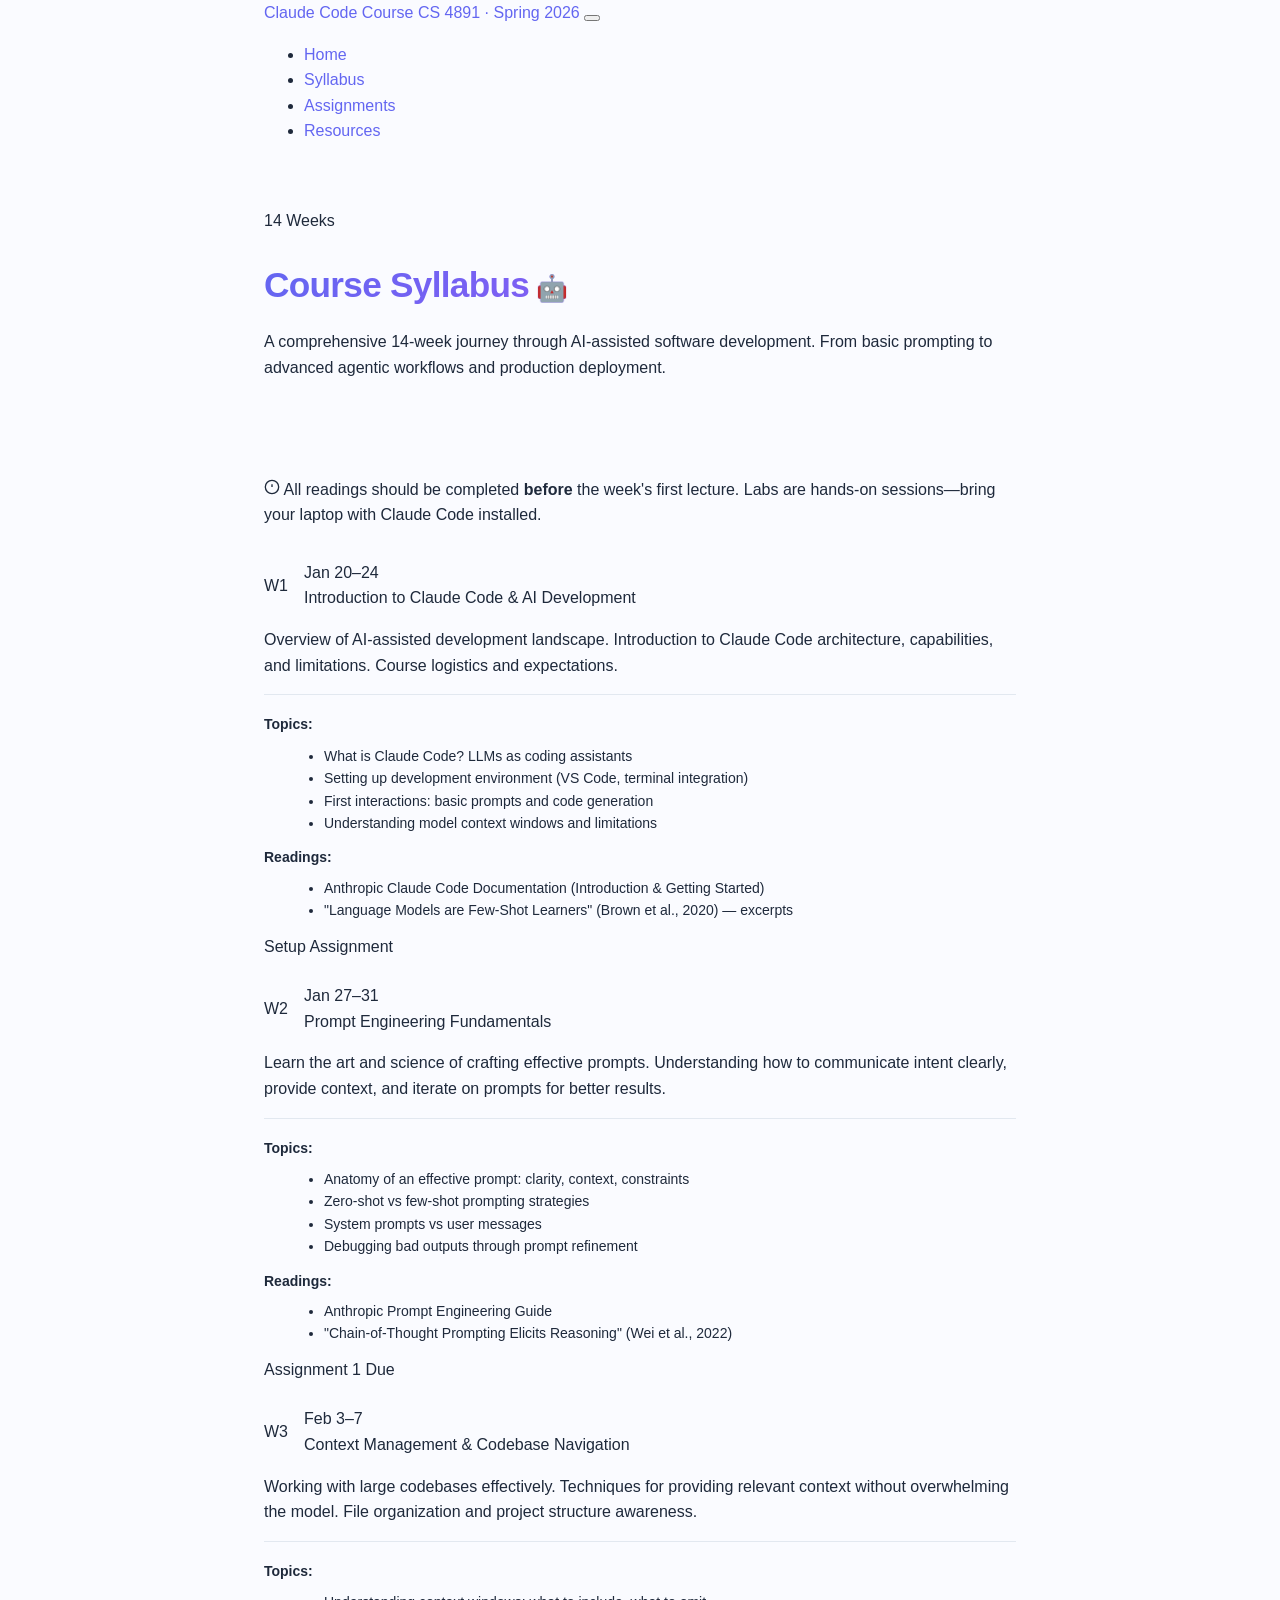
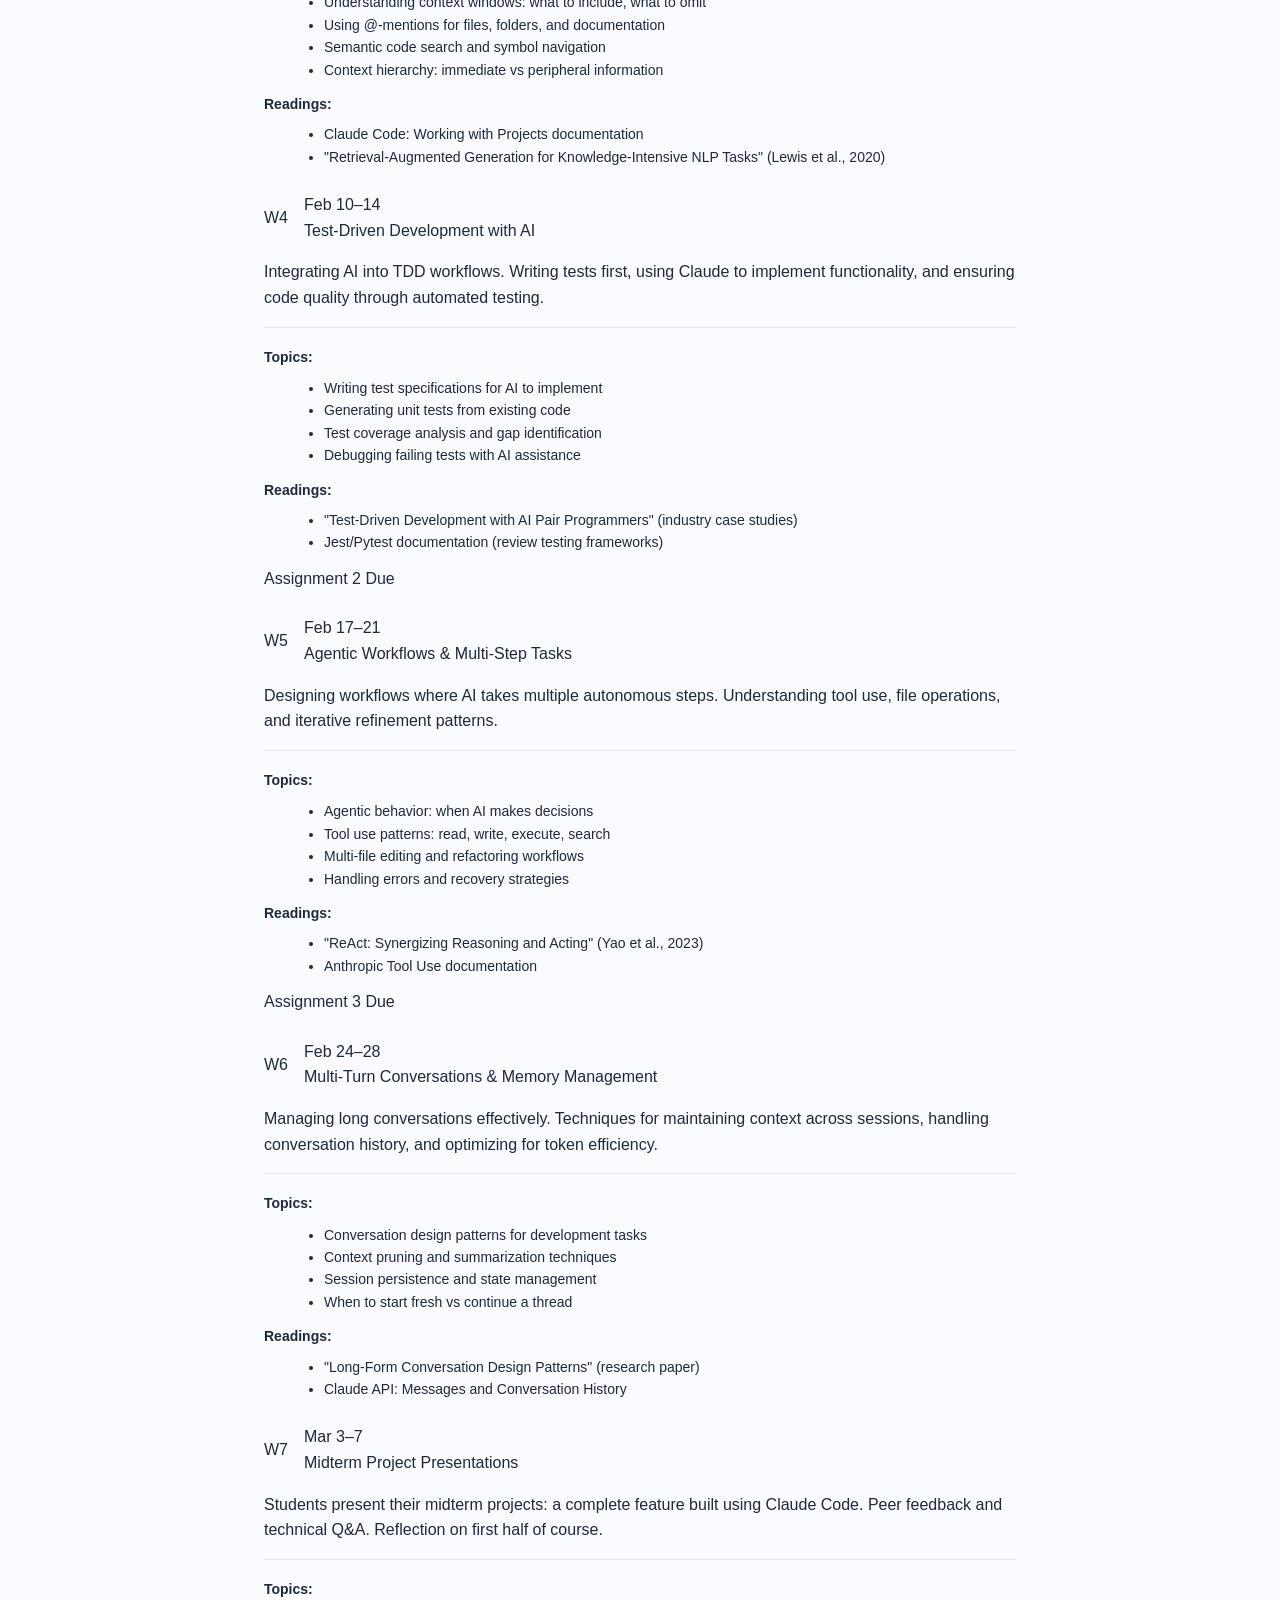
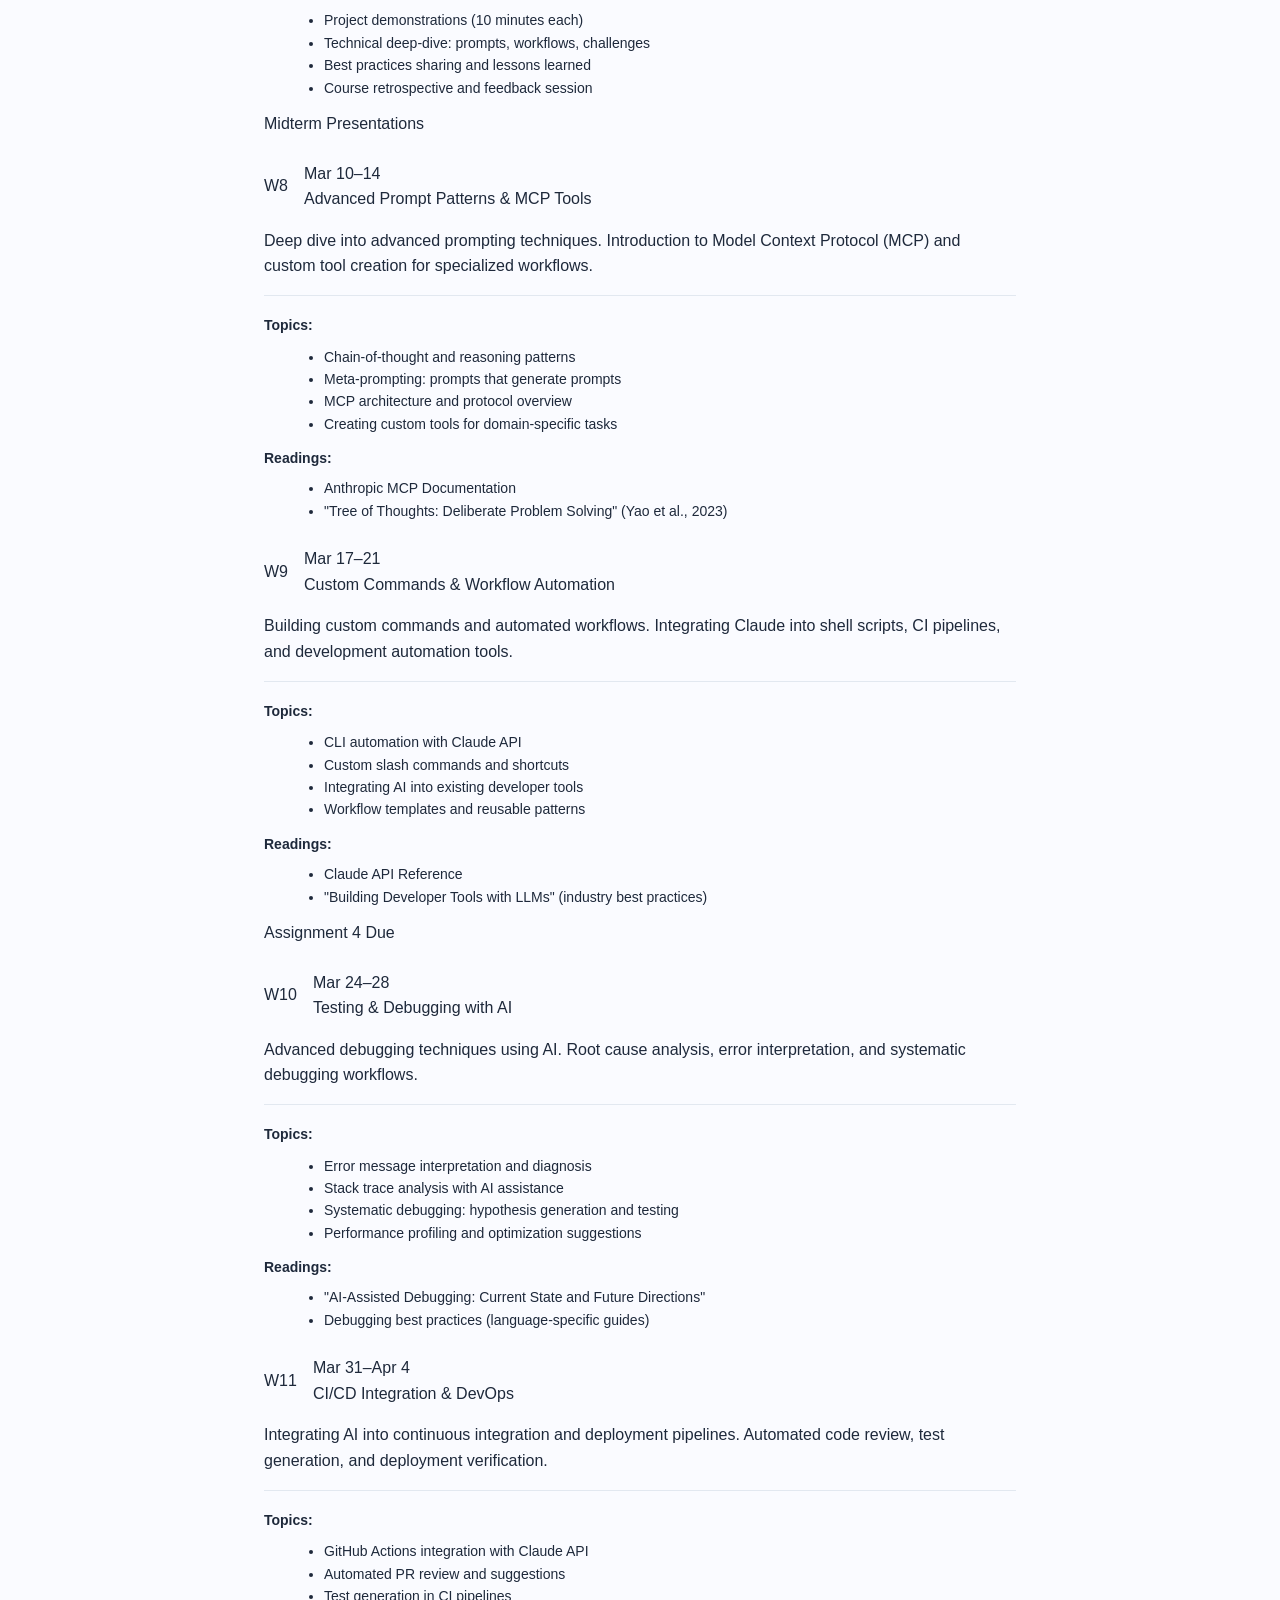
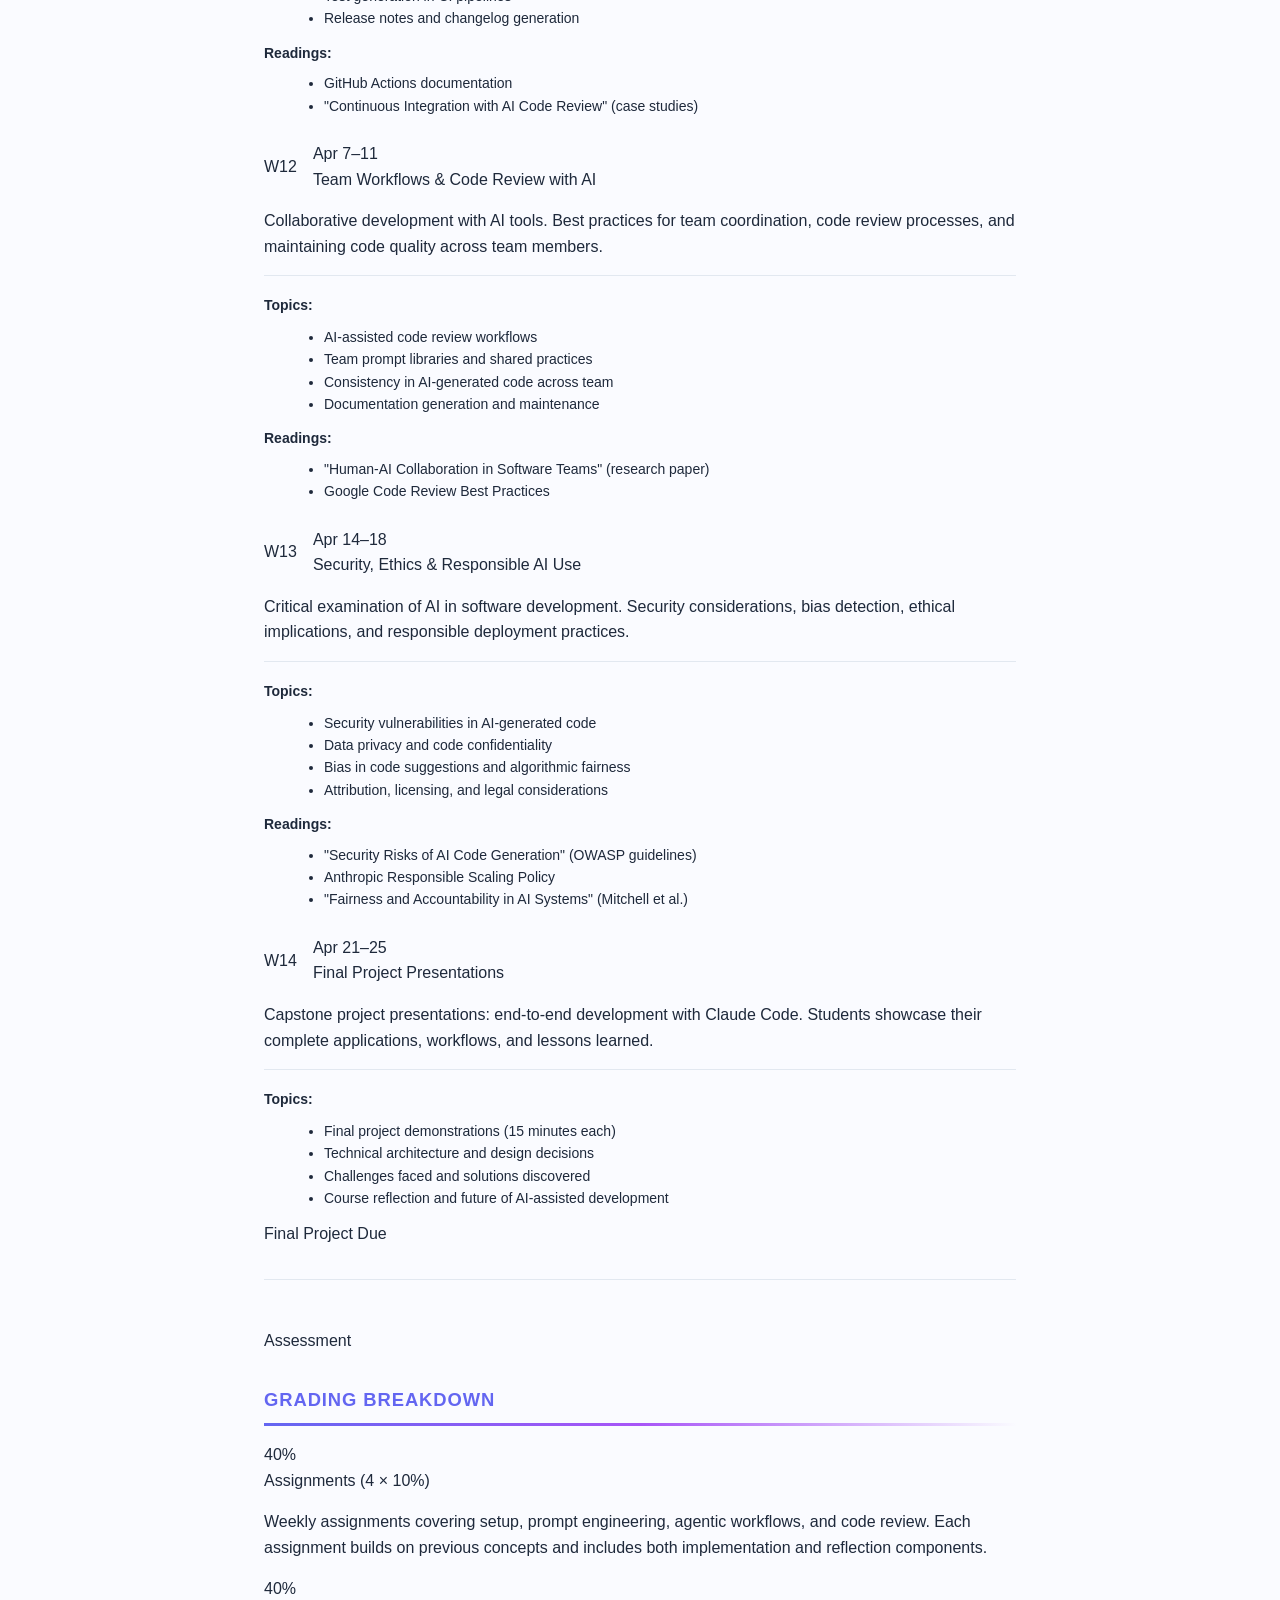
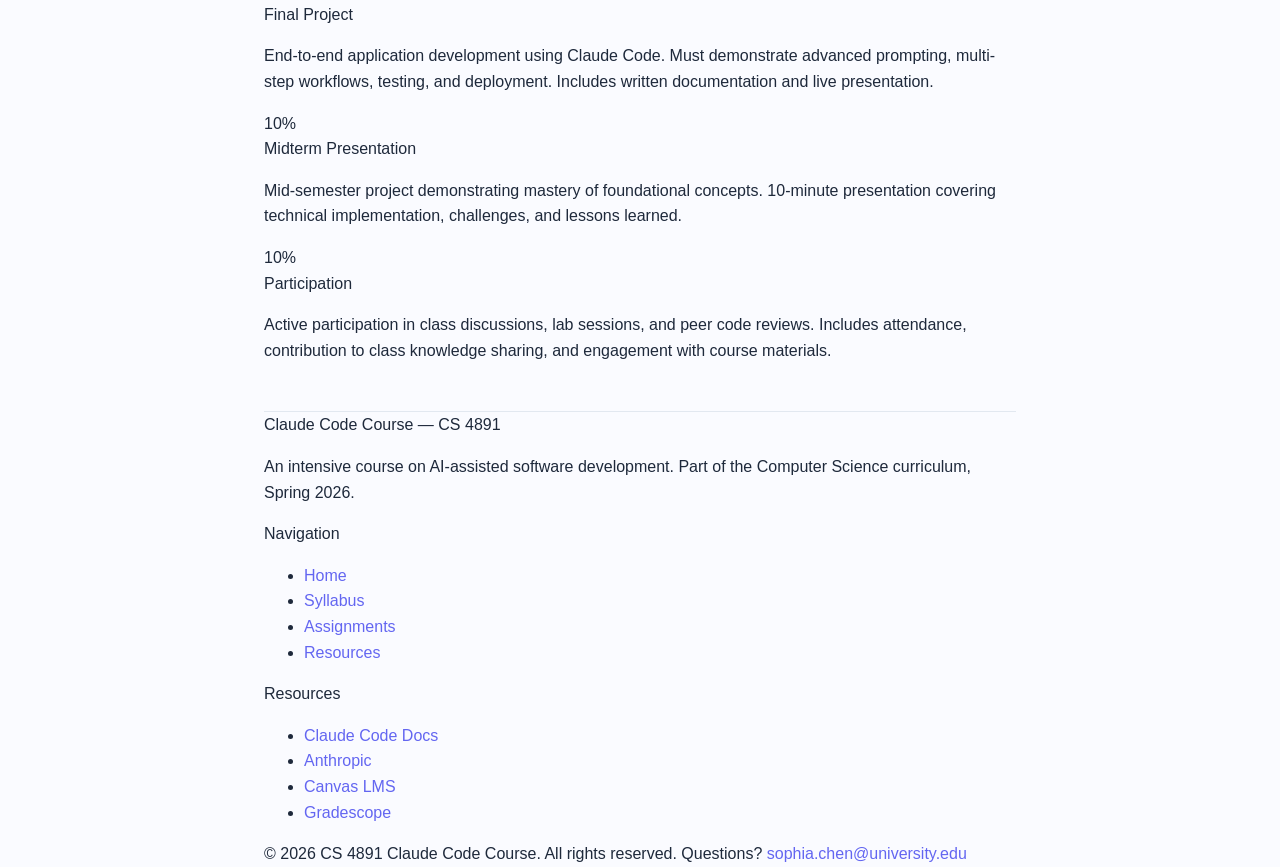
<file: syllabus.html>
<!DOCTYPE html>
<html lang="en">
<head>
  <meta charset="UTF-8" />
  <meta name="viewport" content="width=device-width, initial-scale=1.0" />
  <title>Syllabus — CS 4891 Claude Code Course</title>
  <meta name="description" content="Detailed weekly syllabus for CS 4891 Claude Code Course covering AI-assisted development, prompt engineering, and agentic workflows." />
  <link rel="stylesheet" href="style.css" />
  <link rel="icon" href="data:image/svg+xml,<svg xmlns='http://www.w3.org/2000/svg' viewBox='0 0 100 100'><text y='.9em' font-size='90'>🎓</text></svg>" />
</head>
<body>

<!-- ── Navigation ──────────────────────────────────────── -->
<nav class="navbar" aria-label="Main navigation">
  <div class="navbar__inner">
    <a href="index.html" class="navbar__brand" aria-label="Course home">
      <span class="navbar__brand-title">Claude Code Course</span>
      <span class="navbar__brand-sub">CS 4891 · Spring 2026</span>
    </a>
    <button class="navbar__toggle" aria-label="Toggle navigation" onclick="document.querySelector('.navbar__nav').classList.toggle('open')">
      <span></span><span></span><span></span>
    </button>
    <ul class="navbar__nav" id="main-nav">
      <li><a href="index.html">Home</a></li>
      <li><a href="syllabus.html" class="active">Syllabus</a></li>
      <li><a href="assignments.html">Assignments</a></li>
      <li><a href="resources.html">Resources</a></li>
    </ul>
  </div>
</nav>

<!-- ── Hero ────────────────────────────────────────────── -->
<header class="hero" role="banner" style="padding:3rem 0;">
  <div class="hero__inner">
    <div>
      <div class="hero__badge">14 Weeks</div>
      <h1>Course Syllabus</h1>
      <p class="hero__subtitle">
        A comprehensive 14-week journey through AI-assisted software development. From basic prompting to advanced agentic workflows and production deployment.
      </p>
    </div>
  </div>
</header>

<!-- ── Main content ─────────────────────────────────────── -->
<main id="main-content">

  <section class="section container">
    <div class="alert alert--info" role="note">
      <svg width="16" height="16" viewBox="0 0 24 24" fill="none" stroke="currentColor" stroke-width="2" style="flex-shrink:0;margin-top:1px"><circle cx="12" cy="12" r="10"/><line x1="12" y1="8" x2="12" y2="12"/><line x1="12" y1="16" x2="12.01" y2="16"/></svg>
      <span>All readings should be completed <strong>before</strong> the week's first lecture. Labs are hands-on sessions—bring your laptop with Claude Code installed.</span>
    </div>

    <!-- Week 1 -->
    <div class="card" style="margin-top:2rem;">
      <div style="display:flex;align-items:center;gap:1rem;margin-bottom:1rem;">
        <span class="week-badge">W1</span>
        <div>
          <div class="card__label">Jan 20–24</div>
          <div class="card__title">Introduction to Claude Code & AI Development</div>
        </div>
      </div>
      <p class="card__body">
        Overview of AI-assisted development landscape. Introduction to Claude Code architecture, capabilities, and limitations. Course logistics and expectations.
      </p>
      <div style="margin-top:1rem;padding-top:1rem;border-top:1px solid var(--border);">
        <strong style="font-size:.875rem;color:var(--navy);">Topics:</strong>
        <ul style="margin:.5rem 0 0 1.25rem;font-size:.875rem;line-height:1.6;">
          <li>What is Claude Code? LLMs as coding assistants</li>
          <li>Setting up development environment (VS Code, terminal integration)</li>
          <li>First interactions: basic prompts and code generation</li>
          <li>Understanding model context windows and limitations</li>
        </ul>
        <strong style="font-size:.875rem;color:var(--navy);display:block;margin-top:.75rem;">Readings:</strong>
        <ul style="margin:.5rem 0 0 1.25rem;font-size:.875rem;line-height:1.6;">
          <li>Anthropic Claude Code Documentation (Introduction & Getting Started)</li>
          <li>"Language Models are Few-Shot Learners" (Brown et al., 2020) — excerpts</li>
        </ul>
        <div style="margin-top:.75rem;">
          <span class="tag tag--gray">Setup Assignment</span>
        </div>
      </div>
    </div>

    <!-- Week 2 -->
    <div class="card" style="margin-top:1.5rem;">
      <div style="display:flex;align-items:center;gap:1rem;margin-bottom:1rem;">
        <span class="week-badge">W2</span>
        <div>
          <div class="card__label">Jan 27–31</div>
          <div class="card__title">Prompt Engineering Fundamentals</div>
        </div>
      </div>
      <p class="card__body">
        Learn the art and science of crafting effective prompts. Understanding how to communicate intent clearly, provide context, and iterate on prompts for better results.
      </p>
      <div style="margin-top:1rem;padding-top:1rem;border-top:1px solid var(--border);">
        <strong style="font-size:.875rem;color:var(--navy);">Topics:</strong>
        <ul style="margin:.5rem 0 0 1.25rem;font-size:.875rem;line-height:1.6;">
          <li>Anatomy of an effective prompt: clarity, context, constraints</li>
          <li>Zero-shot vs few-shot prompting strategies</li>
          <li>System prompts vs user messages</li>
          <li>Debugging bad outputs through prompt refinement</li>
        </ul>
        <strong style="font-size:.875rem;color:var(--navy);display:block;margin-top:.75rem;">Readings:</strong>
        <ul style="margin:.5rem 0 0 1.25rem;font-size:.875rem;line-height:1.6;">
          <li>Anthropic Prompt Engineering Guide</li>
          <li>"Chain-of-Thought Prompting Elicits Reasoning" (Wei et al., 2022)</li>
        </ul>
        <div style="margin-top:.75rem;">
          <span class="tag tag--blue">Assignment 1 Due</span>
        </div>
      </div>
    </div>

    <!-- Week 3 -->
    <div class="card" style="margin-top:1.5rem;">
      <div style="display:flex;align-items:center;gap:1rem;margin-bottom:1rem;">
        <span class="week-badge">W3</span>
        <div>
          <div class="card__label">Feb 3–7</div>
          <div class="card__title">Context Management & Codebase Navigation</div>
        </div>
      </div>
      <p class="card__body">
        Working with large codebases effectively. Techniques for providing relevant context without overwhelming the model. File organization and project structure awareness.
      </p>
      <div style="margin-top:1rem;padding-top:1rem;border-top:1px solid var(--border);">
        <strong style="font-size:.875rem;color:var(--navy);">Topics:</strong>
        <ul style="margin:.5rem 0 0 1.25rem;font-size:.875rem;line-height:1.6;">
          <li>Understanding context windows: what to include, what to omit</li>
          <li>Using @-mentions for files, folders, and documentation</li>
          <li>Semantic code search and symbol navigation</li>
          <li>Context hierarchy: immediate vs peripheral information</li>
        </ul>
        <strong style="font-size:.875rem;color:var(--navy);display:block;margin-top:.75rem;">Readings:</strong>
        <ul style="margin:.5rem 0 0 1.25rem;font-size:.875rem;line-height:1.6;">
          <li>Claude Code: Working with Projects documentation</li>
          <li>"Retrieval-Augmented Generation for Knowledge-Intensive NLP Tasks" (Lewis et al., 2020)</li>
        </ul>
      </div>
    </div>

    <!-- Week 4 -->
    <div class="card" style="margin-top:1.5rem;">
      <div style="display:flex;align-items:center;gap:1rem;margin-bottom:1rem;">
        <span class="week-badge">W4</span>
        <div>
          <div class="card__label">Feb 10–14</div>
          <div class="card__title">Test-Driven Development with AI</div>
        </div>
      </div>
      <p class="card__body">
        Integrating AI into TDD workflows. Writing tests first, using Claude to implement functionality, and ensuring code quality through automated testing.
      </p>
      <div style="margin-top:1rem;padding-top:1rem;border-top:1px solid var(--border);">
        <strong style="font-size:.875rem;color:var(--navy);">Topics:</strong>
        <ul style="margin:.5rem 0 0 1.25rem;font-size:.875rem;line-height:1.6;">
          <li>Writing test specifications for AI to implement</li>
          <li>Generating unit tests from existing code</li>
          <li>Test coverage analysis and gap identification</li>
          <li>Debugging failing tests with AI assistance</li>
        </ul>
        <strong style="font-size:.875rem;color:var(--navy);display:block;margin-top:.75rem;">Readings:</strong>
        <ul style="margin:.5rem 0 0 1.25rem;font-size:.875rem;line-height:1.6;">
          <li>"Test-Driven Development with AI Pair Programmers" (industry case studies)</li>
          <li>Jest/Pytest documentation (review testing frameworks)</li>
        </ul>
        <div style="margin-top:.75rem;">
          <span class="tag tag--blue">Assignment 2 Due</span>
        </div>
      </div>
    </div>

    <!-- Week 5 -->
    <div class="card" style="margin-top:1.5rem;">
      <div style="display:flex;align-items:center;gap:1rem;margin-bottom:1rem;">
        <span class="week-badge">W5</span>
        <div>
          <div class="card__label">Feb 17–21</div>
          <div class="card__title">Agentic Workflows & Multi-Step Tasks</div>
        </div>
      </div>
      <p class="card__body">
        Designing workflows where AI takes multiple autonomous steps. Understanding tool use, file operations, and iterative refinement patterns.
      </p>
      <div style="margin-top:1rem;padding-top:1rem;border-top:1px solid var(--border);">
        <strong style="font-size:.875rem;color:var(--navy);">Topics:</strong>
        <ul style="margin:.5rem 0 0 1.25rem;font-size:.875rem;line-height:1.6;">
          <li>Agentic behavior: when AI makes decisions</li>
          <li>Tool use patterns: read, write, execute, search</li>
          <li>Multi-file editing and refactoring workflows</li>
          <li>Handling errors and recovery strategies</li>
        </ul>
        <strong style="font-size:.875rem;color:var(--navy);display:block;margin-top:.75rem;">Readings:</strong>
        <ul style="margin:.5rem 0 0 1.25rem;font-size:.875rem;line-height:1.6;">
          <li>"ReAct: Synergizing Reasoning and Acting" (Yao et al., 2023)</li>
          <li>Anthropic Tool Use documentation</li>
        </ul>
        <div style="margin-top:.75rem;">
          <span class="tag tag--blue">Assignment 3 Due</span>
        </div>
      </div>
    </div>

    <!-- Week 6 -->
    <div class="card" style="margin-top:1.5rem;">
      <div style="display:flex;align-items:center;gap:1rem;margin-bottom:1rem;">
        <span class="week-badge">W6</span>
        <div>
          <div class="card__label">Feb 24–28</div>
          <div class="card__title">Multi-Turn Conversations & Memory Management</div>
        </div>
      </div>
      <p class="card__body">
        Managing long conversations effectively. Techniques for maintaining context across sessions, handling conversation history, and optimizing for token efficiency.
      </p>
      <div style="margin-top:1rem;padding-top:1rem;border-top:1px solid var(--border);">
        <strong style="font-size:.875rem;color:var(--navy);">Topics:</strong>
        <ul style="margin:.5rem 0 0 1.25rem;font-size:.875rem;line-height:1.6;">
          <li>Conversation design patterns for development tasks</li>
          <li>Context pruning and summarization techniques</li>
          <li>Session persistence and state management</li>
          <li>When to start fresh vs continue a thread</li>
        </ul>
        <strong style="font-size:.875rem;color:var(--navy);display:block;margin-top:.75rem;">Readings:</strong>
        <ul style="margin:.5rem 0 0 1.25rem;font-size:.875rem;line-height:1.6;">
          <li>"Long-Form Conversation Design Patterns" (research paper)</li>
          <li>Claude API: Messages and Conversation History</li>
        </ul>
      </div>
    </div>

    <!-- Week 7 -->
    <div class="card" style="margin-top:1.5rem;">
      <div style="display:flex;align-items:center;gap:1rem;margin-bottom:1rem;">
        <span class="week-badge">W7</span>
        <div>
          <div class="card__label">Mar 3–7</div>
          <div class="card__title">Midterm Project Presentations</div>
        </div>
      </div>
      <p class="card__body">
        Students present their midterm projects: a complete feature built using Claude Code. Peer feedback and technical Q&A. Reflection on first half of course.
      </p>
      <div style="margin-top:1rem;padding-top:1rem;border-top:1px solid var(--border);">
        <strong style="font-size:.875rem;color:var(--navy);">Topics:</strong>
        <ul style="margin:.5rem 0 0 1.25rem;font-size:.875rem;line-height:1.6;">
          <li>Project demonstrations (10 minutes each)</li>
          <li>Technical deep-dive: prompts, workflows, challenges</li>
          <li>Best practices sharing and lessons learned</li>
          <li>Course retrospective and feedback session</li>
        </ul>
        <div style="margin-top:.75rem;">
          <span class="tag tag--red">Midterm Presentations</span>
        </div>
      </div>
    </div>

    <!-- Week 8 -->
    <div class="card" style="margin-top:1.5rem;">
      <div style="display:flex;align-items:center;gap:1rem;margin-bottom:1rem;">
        <span class="week-badge">W8</span>
        <div>
          <div class="card__label">Mar 10–14</div>
          <div class="card__title">Advanced Prompt Patterns & MCP Tools</div>
        </div>
      </div>
      <p class="card__body">
        Deep dive into advanced prompting techniques. Introduction to Model Context Protocol (MCP) and custom tool creation for specialized workflows.
      </p>
      <div style="margin-top:1rem;padding-top:1rem;border-top:1px solid var(--border);">
        <strong style="font-size:.875rem;color:var(--navy);">Topics:</strong>
        <ul style="margin:.5rem 0 0 1.25rem;font-size:.875rem;line-height:1.6;">
          <li>Chain-of-thought and reasoning patterns</li>
          <li>Meta-prompting: prompts that generate prompts</li>
          <li>MCP architecture and protocol overview</li>
          <li>Creating custom tools for domain-specific tasks</li>
        </ul>
        <strong style="font-size:.875rem;color:var(--navy);display:block;margin-top:.75rem;">Readings:</strong>
        <ul style="margin:.5rem 0 0 1.25rem;font-size:.875rem;line-height:1.6;">
          <li>Anthropic MCP Documentation</li>
          <li>"Tree of Thoughts: Deliberate Problem Solving" (Yao et al., 2023)</li>
        </ul>
      </div>
    </div>

    <!-- Week 9 -->
    <div class="card" style="margin-top:1.5rem;">
      <div style="display:flex;align-items:center;gap:1rem;margin-bottom:1rem;">
        <span class="week-badge">W9</span>
        <div>
          <div class="card__label">Mar 17–21</div>
          <div class="card__title">Custom Commands & Workflow Automation</div>
        </div>
      </div>
      <p class="card__body">
        Building custom commands and automated workflows. Integrating Claude into shell scripts, CI pipelines, and development automation tools.
      </p>
      <div style="margin-top:1rem;padding-top:1rem;border-top:1px solid var(--border);">
        <strong style="font-size:.875rem;color:var(--navy);">Topics:</strong>
        <ul style="margin:.5rem 0 0 1.25rem;font-size:.875rem;line-height:1.6;">
          <li>CLI automation with Claude API</li>
          <li>Custom slash commands and shortcuts</li>
          <li>Integrating AI into existing developer tools</li>
          <li>Workflow templates and reusable patterns</li>
        </ul>
        <strong style="font-size:.875rem;color:var(--navy);display:block;margin-top:.75rem;">Readings:</strong>
        <ul style="margin:.5rem 0 0 1.25rem;font-size:.875rem;line-height:1.6;">
          <li>Claude API Reference</li>
          <li>"Building Developer Tools with LLMs" (industry best practices)</li>
        </ul>
        <div style="margin-top:.75rem;">
          <span class="tag tag--blue">Assignment 4 Due</span>
        </div>
      </div>
    </div>

    <!-- Week 10 -->
    <div class="card" style="margin-top:1.5rem;">
      <div style="display:flex;align-items:center;gap:1rem;margin-bottom:1rem;">
        <span class="week-badge">W10</span>
        <div>
          <div class="card__label">Mar 24–28</div>
          <div class="card__title">Testing & Debugging with AI</div>
        </div>
      </div>
      <p class="card__body">
        Advanced debugging techniques using AI. Root cause analysis, error interpretation, and systematic debugging workflows.
      </p>
      <div style="margin-top:1rem;padding-top:1rem;border-top:1px solid var(--border);">
        <strong style="font-size:.875rem;color:var(--navy);">Topics:</strong>
        <ul style="margin:.5rem 0 0 1.25rem;font-size:.875rem;line-height:1.6;">
          <li>Error message interpretation and diagnosis</li>
          <li>Stack trace analysis with AI assistance</li>
          <li>Systematic debugging: hypothesis generation and testing</li>
          <li>Performance profiling and optimization suggestions</li>
        </ul>
        <strong style="font-size:.875rem;color:var(--navy);display:block;margin-top:.75rem;">Readings:</strong>
        <ul style="margin:.5rem 0 0 1.25rem;font-size:.875rem;line-height:1.6;">
          <li>"AI-Assisted Debugging: Current State and Future Directions"</li>
          <li>Debugging best practices (language-specific guides)</li>
        </ul>
      </div>
    </div>

    <!-- Week 11 -->
    <div class="card" style="margin-top:1.5rem;">
      <div style="display:flex;align-items:center;gap:1rem;margin-bottom:1rem;">
        <span class="week-badge">W11</span>
        <div>
          <div class="card__label">Mar 31–Apr 4</div>
          <div class="card__title">CI/CD Integration & DevOps</div>
        </div>
      </div>
      <p class="card__body">
        Integrating AI into continuous integration and deployment pipelines. Automated code review, test generation, and deployment verification.
      </p>
      <div style="margin-top:1rem;padding-top:1rem;border-top:1px solid var(--border);">
        <strong style="font-size:.875rem;color:var(--navy);">Topics:</strong>
        <ul style="margin:.5rem 0 0 1.25rem;font-size:.875rem;line-height:1.6;">
          <li>GitHub Actions integration with Claude API</li>
          <li>Automated PR review and suggestions</li>
          <li>Test generation in CI pipelines</li>
          <li>Release notes and changelog generation</li>
        </ul>
        <strong style="font-size:.875rem;color:var(--navy);display:block;margin-top:.75rem;">Readings:</strong>
        <ul style="margin:.5rem 0 0 1.25rem;font-size:.875rem;line-height:1.6;">
          <li>GitHub Actions documentation</li>
          <li>"Continuous Integration with AI Code Review" (case studies)</li>
        </ul>
      </div>
    </div>

    <!-- Week 12 -->
    <div class="card" style="margin-top:1.5rem;">
      <div style="display:flex;align-items:center;gap:1rem;margin-bottom:1rem;">
        <span class="week-badge">W12</span>
        <div>
          <div class="card__label">Apr 7–11</div>
          <div class="card__title">Team Workflows & Code Review with AI</div>
        </div>
      </div>
      <p class="card__body">
        Collaborative development with AI tools. Best practices for team coordination, code review processes, and maintaining code quality across team members.
      </p>
      <div style="margin-top:1rem;padding-top:1rem;border-top:1px solid var(--border);">
        <strong style="font-size:.875rem;color:var(--navy);">Topics:</strong>
        <ul style="margin:.5rem 0 0 1.25rem;font-size:.875rem;line-height:1.6;">
          <li>AI-assisted code review workflows</li>
          <li>Team prompt libraries and shared practices</li>
          <li>Consistency in AI-generated code across team</li>
          <li>Documentation generation and maintenance</li>
        </ul>
        <strong style="font-size:.875rem;color:var(--navy);display:block;margin-top:.75rem;">Readings:</strong>
        <ul style="margin:.5rem 0 0 1.25rem;font-size:.875rem;line-height:1.6;">
          <li>"Human-AI Collaboration in Software Teams" (research paper)</li>
          <li>Google Code Review Best Practices</li>
        </ul>
      </div>
    </div>

    <!-- Week 13 -->
    <div class="card" style="margin-top:1.5rem;">
      <div style="display:flex;align-items:center;gap:1rem;margin-bottom:1rem;">
        <span class="week-badge">W13</span>
        <div>
          <div class="card__label">Apr 14–18</div>
          <div class="card__title">Security, Ethics & Responsible AI Use</div>
        </div>
      </div>
      <p class="card__body">
        Critical examination of AI in software development. Security considerations, bias detection, ethical implications, and responsible deployment practices.
      </p>
      <div style="margin-top:1rem;padding-top:1rem;border-top:1px solid var(--border);">
        <strong style="font-size:.875rem;color:var(--navy);">Topics:</strong>
        <ul style="margin:.5rem 0 0 1.25rem;font-size:.875rem;line-height:1.6;">
          <li>Security vulnerabilities in AI-generated code</li>
          <li>Data privacy and code confidentiality</li>
          <li>Bias in code suggestions and algorithmic fairness</li>
          <li>Attribution, licensing, and legal considerations</li>
        </ul>
        <strong style="font-size:.875rem;color:var(--navy);display:block;margin-top:.75rem;">Readings:</strong>
        <ul style="margin:.5rem 0 0 1.25rem;font-size:.875rem;line-height:1.6;">
          <li>"Security Risks of AI Code Generation" (OWASP guidelines)</li>
          <li>Anthropic Responsible Scaling Policy</li>
          <li>"Fairness and Accountability in AI Systems" (Mitchell et al.)</li>
        </ul>
      </div>
    </div>

    <!-- Week 14 -->
    <div class="card" style="margin-top:1.5rem;">
      <div style="display:flex;align-items:center;gap:1rem;margin-bottom:1rem;">
        <span class="week-badge">W14</span>
        <div>
          <div class="card__label">Apr 21–25</div>
          <div class="card__title">Final Project Presentations</div>
        </div>
      </div>
      <p class="card__body">
        Capstone project presentations: end-to-end development with Claude Code. Students showcase their complete applications, workflows, and lessons learned.
      </p>
      <div style="margin-top:1rem;padding-top:1rem;border-top:1px solid var(--border);">
        <strong style="font-size:.875rem;color:var(--navy);">Topics:</strong>
        <ul style="margin:.5rem 0 0 1.25rem;font-size:.875rem;line-height:1.6;">
          <li>Final project demonstrations (15 minutes each)</li>
          <li>Technical architecture and design decisions</li>
          <li>Challenges faced and solutions discovered</li>
          <li>Course reflection and future of AI-assisted development</li>
        </ul>
        <div style="margin-top:.75rem;">
          <span class="tag tag--gold">Final Project Due</span>
        </div>
      </div>
    </div>

  </section>

  <!-- Grading section -->
  <section class="section" style="background:var(--white);border-top:1px solid var(--border);border-bottom:1px solid var(--border);">
    <div class="container">
      <div class="section-header">
        <p class="section-header__eyebrow">Assessment</p>
        <h2>Grading Breakdown</h2>
        <div class="divider"></div>
      </div>
      <div class="grid-2" style="gap:1.5rem;">
        <div class="card">
          <div class="card__label">40%</div>
          <div class="card__title">Assignments (4 × 10%)</div>
          <p class="card__body">Weekly assignments covering setup, prompt engineering, agentic workflows, and code review. Each assignment builds on previous concepts and includes both implementation and reflection components.</p>
        </div>
        <div class="card">
          <div class="card__label">40%</div>
          <div class="card__title">Final Project</div>
          <p class="card__body">End-to-end application development using Claude Code. Must demonstrate advanced prompting, multi-step workflows, testing, and deployment. Includes written documentation and live presentation.</p>
        </div>
        <div class="card">
          <div class="card__label">10%</div>
          <div class="card__title">Midterm Presentation</div>
          <p class="card__body">Mid-semester project demonstrating mastery of foundational concepts. 10-minute presentation covering technical implementation, challenges, and lessons learned.</p>
        </div>
        <div class="card">
          <div class="card__label">10%</div>
          <div class="card__title">Participation</div>
          <p class="card__body">Active participation in class discussions, lab sessions, and peer code reviews. Includes attendance, contribution to class knowledge sharing, and engagement with course materials.</p>
        </div>
      </div>
    </div>
  </section>

</main>

<!-- ── Footer ───────────────────────────────────────────── -->
<footer class="footer" aria-label="Site footer">
  <div class="footer__inner">
    <div class="footer__grid">
      <div>
        <div class="footer__brand">Claude Code Course — CS 4891</div>
        <p class="footer__tagline">An intensive course on AI-assisted software development. Part of the Computer Science curriculum, Spring 2026.</p>
      </div>
      <div>
        <div class="footer__heading">Navigation</div>
        <ul class="footer__links">
          <li><a href="index.html">Home</a></li>
          <li><a href="syllabus.html">Syllabus</a></li>
          <li><a href="assignments.html">Assignments</a></li>
          <li><a href="resources.html">Resources</a></li>
        </ul>
      </div>
      <div>
        <div class="footer__heading">Resources</div>
        <ul class="footer__links">
          <li><a href="https://docs.anthropic.com/en/docs/claude-code/overview" target="_blank" rel="noopener">Claude Code Docs</a></li>
          <li><a href="https://www.anthropic.com" target="_blank" rel="noopener">Anthropic</a></li>
          <li><a href="#" target="_blank" rel="noopener">Canvas LMS</a></li>
          <li><a href="#" target="_blank" rel="noopener">Gradescope</a></li>
        </ul>
      </div>
    </div>
    <div class="footer__bottom">
      <span>© 2026 CS 4891 Claude Code Course. All rights reserved.</span>
      <span>Questions? <a href="mailto:sophia.chen@university.edu">sophia.chen@university.edu</a></span>
    </div>
  </div>
</footer>

</body>
</html>
</file>
<file: style.css>
:root {
  --primary: #6366f1;
  --primary-light: #818cf8;
  --primary-dark: #4f46e5;
  --accent: #f59e0b;
  --accent-light: #fbbf24;
  --bg: #fafbff;
  --card-bg: #ffffff;
  --text: #1e293b;
  --text-light: #64748b;
  --border: #e2e8f0;
  --gradient-start: #6366f1;
  --gradient-end: #a855f7;
}

* {
  box-sizing: border-box;
}

body {
  font-family: -apple-system, BlinkMacSystemFont, "Segoe UI", Roboto, sans-serif;
  max-width: 800px;
  margin: 0 auto;
  padding: 0 1.5rem;
  color: var(--text);
  line-height: 1.6;
  background: var(--bg);
  min-height: 100vh;
}

.container {
  padding: 2rem 0;
}

h1 {
  font-size: 2.2rem;
  margin-bottom: 0.3rem;
  background: linear-gradient(135deg, var(--gradient-start), var(--gradient-end));
  -webkit-background-clip: text;
  -webkit-text-fill-color: transparent;
  background-clip: text;
  font-weight: 800;
  letter-spacing: -0.02em;
}

h1::after {
  content: " 🤖";
  -webkit-text-fill-color: initial;
  font-size: 1.6rem;
}

h2 {
  font-size: 1.15rem;
  color: var(--primary);
  margin: 2rem 0 1rem;
  padding-bottom: 0.5rem;
  border-bottom: 3px solid;
  border-image: linear-gradient(90deg, var(--gradient-start), var(--gradient-end), transparent) 1;
  font-weight: 600;
  text-transform: uppercase;
  letter-spacing: 0.05em;
}

.session-list {
  width: 100%;
  border-collapse: separate;
  border-spacing: 0;
  background: var(--card-bg);
  border-radius: 12px;
  overflow: hidden;
  box-shadow: 0 1px 3px rgba(99, 102, 241, 0.1), 0 4px 12px rgba(99, 102, 241, 0.08);
}

.session-list th {
  text-align: left;
  font-size: 0.8rem;
  color: #fff;
  font-weight: 600;
  padding: 0.75rem 1rem;
  background: linear-gradient(135deg, var(--gradient-start), var(--gradient-end));
  text-transform: uppercase;
  letter-spacing: 0.08em;
}

.session-list td {
  padding: 1rem;
  border-bottom: 1px solid var(--border);
  vertical-align: top;
  font-size: 0.95rem;
}

.session-list tr:last-child td {
  border-bottom: none;
}

.session-list tbody tr {
  transition: background 0.15s ease;
}

.session-list tbody tr:hover {
  background: #f1f0ff;
}

.meta {
  font-size: 0.78rem;
  color: var(--text-light);
  display: inline-block;
  margin-top: 0.2rem;
  background: #f1f5f9;
  padding: 0.15rem 0.5rem;
  border-radius: 4px;
}

.muted {
  color: #94a3b8;
  font-size: 0.9rem;
  font-style: italic;
}

.contact {
  margin-top: 2.5rem;
  font-size: 0.85rem;
  color: var(--text-light);
  padding: 1rem 1.25rem;
  background: var(--card-bg);
  border-radius: 10px;
  border-left: 4px solid var(--accent);
  box-shadow: 0 1px 3px rgba(0,0,0,0.06);
}

a {
  color: var(--primary);
  text-decoration: none;
  font-weight: 500;
  transition: color 0.15s ease;
}

a:hover {
  color: var(--primary-dark);
  text-decoration: underline;
}

.session-list td a {
  display: inline-block;
  padding: 0.2rem 0.6rem;
  border-radius: 6px;
  background: #eef2ff;
  color: var(--primary-dark);
  font-size: 0.88rem;
  font-weight: 600;
  transition: all 0.15s ease;
}

.session-list td a:hover {
  background: var(--primary);
  color: #fff;
  text-decoration: none;
  transform: translateY(-1px);
  box-shadow: 0 2px 6px rgba(99, 102, 241, 0.3);
}

@media (max-width: 600px) {
  h1 { font-size: 1.7rem; }
  .session-list th, .session-list td { padding: 0.6rem 0.5rem; font-size: 0.88rem; }
}
</file>
